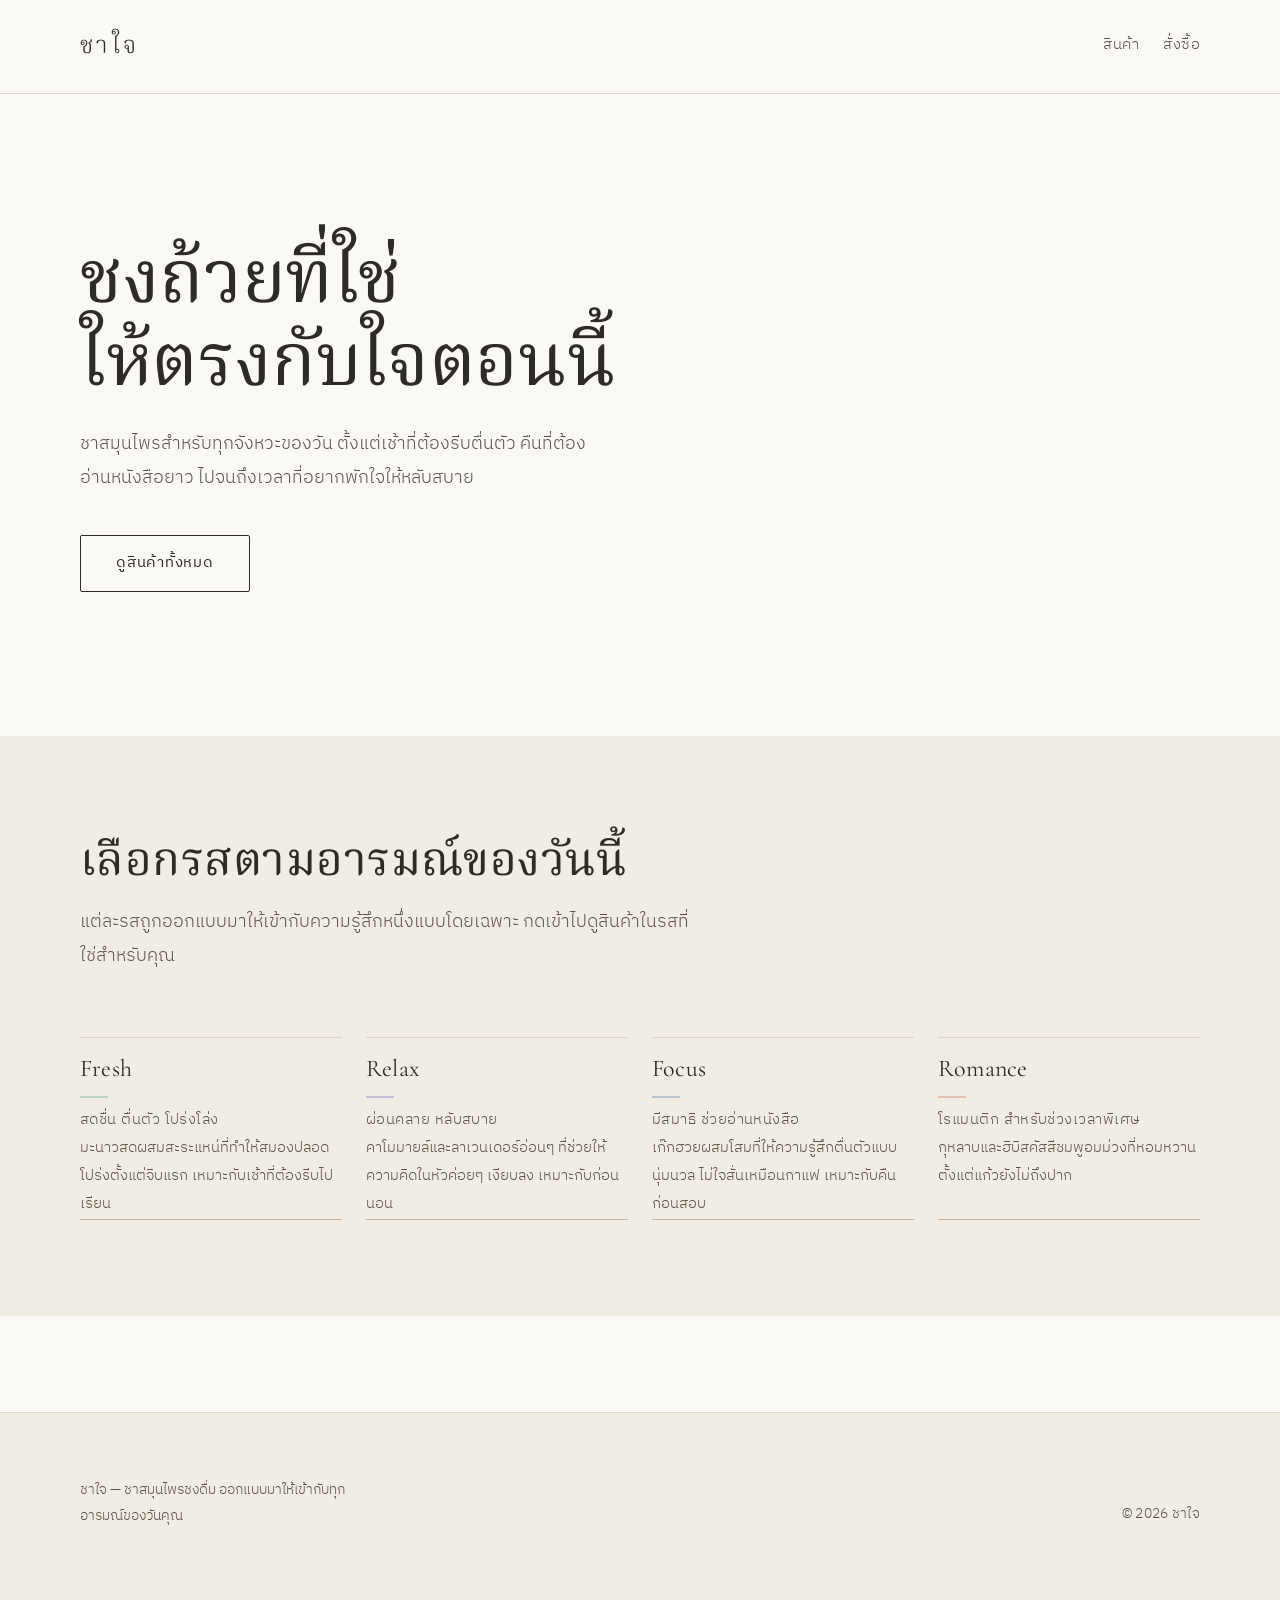
<file: index.html>
<!DOCTYPE html>
<html lang="th">
<head>
<meta charset="UTF-8">
<meta name="viewport" content="width=device-width, initial-scale=1.0">
<title>ชาใจ — ชาสมุนไพรตามอารมณ์</title>
<link rel="stylesheet" href="style.css">
</head>
<body>

<header class="site-header">
  <div class="shell site-header__inner">
    <a href="index.html" class="wordmark">ชาใจ</a>
    <nav class="nav">
      <a href="product.html">สินค้า</a>
      <a href="order.html">สั่งซื้อ</a>
    </nav>
  </div>
</header>

<main>

  <section class="hero">
    <div class="shell">
      <h1 class="hero__title">ชงถ้วยที่ใช่<br>ให้ตรงกับใจตอนนี้</h1>
      <p class="hero__text lede">
        ชาสมุนไพรสำหรับทุกจังหวะของวัน ตั้งแต่เช้าที่ต้องรีบตื่นตัว
        คืนที่ต้องอ่านหนังสือยาว ไปจนถึงเวลาที่อยากพักใจให้หลับสบาย
      </p>
      <div class="hero__actions">
        <a href="product.html" class="btn">ดูสินค้าทั้งหมด</a>
      </div>
    </div>
  </section>

  <section class="section--cream">
    <div class="shell">

      <div class="section-head">
        <h2>เลือกรสตามอารมณ์ของวันนี้</h2>
        <p class="lede">แต่ละรสถูกออกแบบมาให้เข้ากับความรู้สึกหนึ่งแบบโดยเฉพาะ กดเข้าไปดูสินค้าในรสที่ใช่สำหรับคุณ</p>
      </div>

      <div class="grid grid--4">

        <a href="product.html?mood=fresh" class="mood-card-link" data-mood="fresh">
          <div class="mood-card">
            <h3 class="mood-card__name">Fresh</h3>
            <p class="mood-card__th">สดชื่น ตื่นตัว โปร่งโล่ง</p>
            <p>มะนาวสดผสมสะระแหน่ที่ทำให้สมองปลอดโปร่งตั้งแต่จิบแรก เหมาะกับเช้าที่ต้องรีบไปเรียน</p>
          </div>
        </a>

        <a href="product.html?mood=relax" class="mood-card-link" data-mood="relax">
          <div class="mood-card">
            <h3 class="mood-card__name">Relax</h3>
            <p class="mood-card__th">ผ่อนคลาย หลับสบาย</p>
            <p>คาโมมายล์และลาเวนเดอร์อ่อนๆ ที่ช่วยให้ความคิดในหัวค่อยๆ เงียบลง เหมาะกับก่อนนอน</p>
          </div>
        </a>

        <a href="product.html?mood=focus" class="mood-card-link" data-mood="focus">
          <div class="mood-card">
            <h3 class="mood-card__name">Focus</h3>
            <p class="mood-card__th">มีสมาธิ ช่วยอ่านหนังสือ</p>
            <p>เก๊กฮวยผสมโสมที่ให้ความรู้สึกตื่นตัวแบบนุ่มนวล ไม่ใจสั่นเหมือนกาแฟ เหมาะกับคืนก่อนสอบ</p>
          </div>
        </a>

        <a href="product.html?mood=romance" class="mood-card-link" data-mood="romance">
          <div class="mood-card">
            <h3 class="mood-card__name">Romance</h3>
            <p class="mood-card__th">โรแมนติก สำหรับช่วงเวลาพิเศษ</p>
            <p>กุหลาบและฮิบิสคัสสีชมพูอมม่วงที่หอมหวานตั้งแต่แก้วยังไม่ถึงปาก</p>
          </div>
        </a>

      </div>
    </div>
  </section>

</main>

<footer class="site-footer">
  <div class="shell site-footer__inner">
    <p>ชาใจ — ชาสมุนไพรชงดื่ม ออกแบบมาให้เข้ากับทุกอารมณ์ของวันคุณ</p>
    <p class="note">© 2026 ชาใจ</p>
  </div>
</footer>

<script src="script.js"></script>

</body>
</html>
</file>
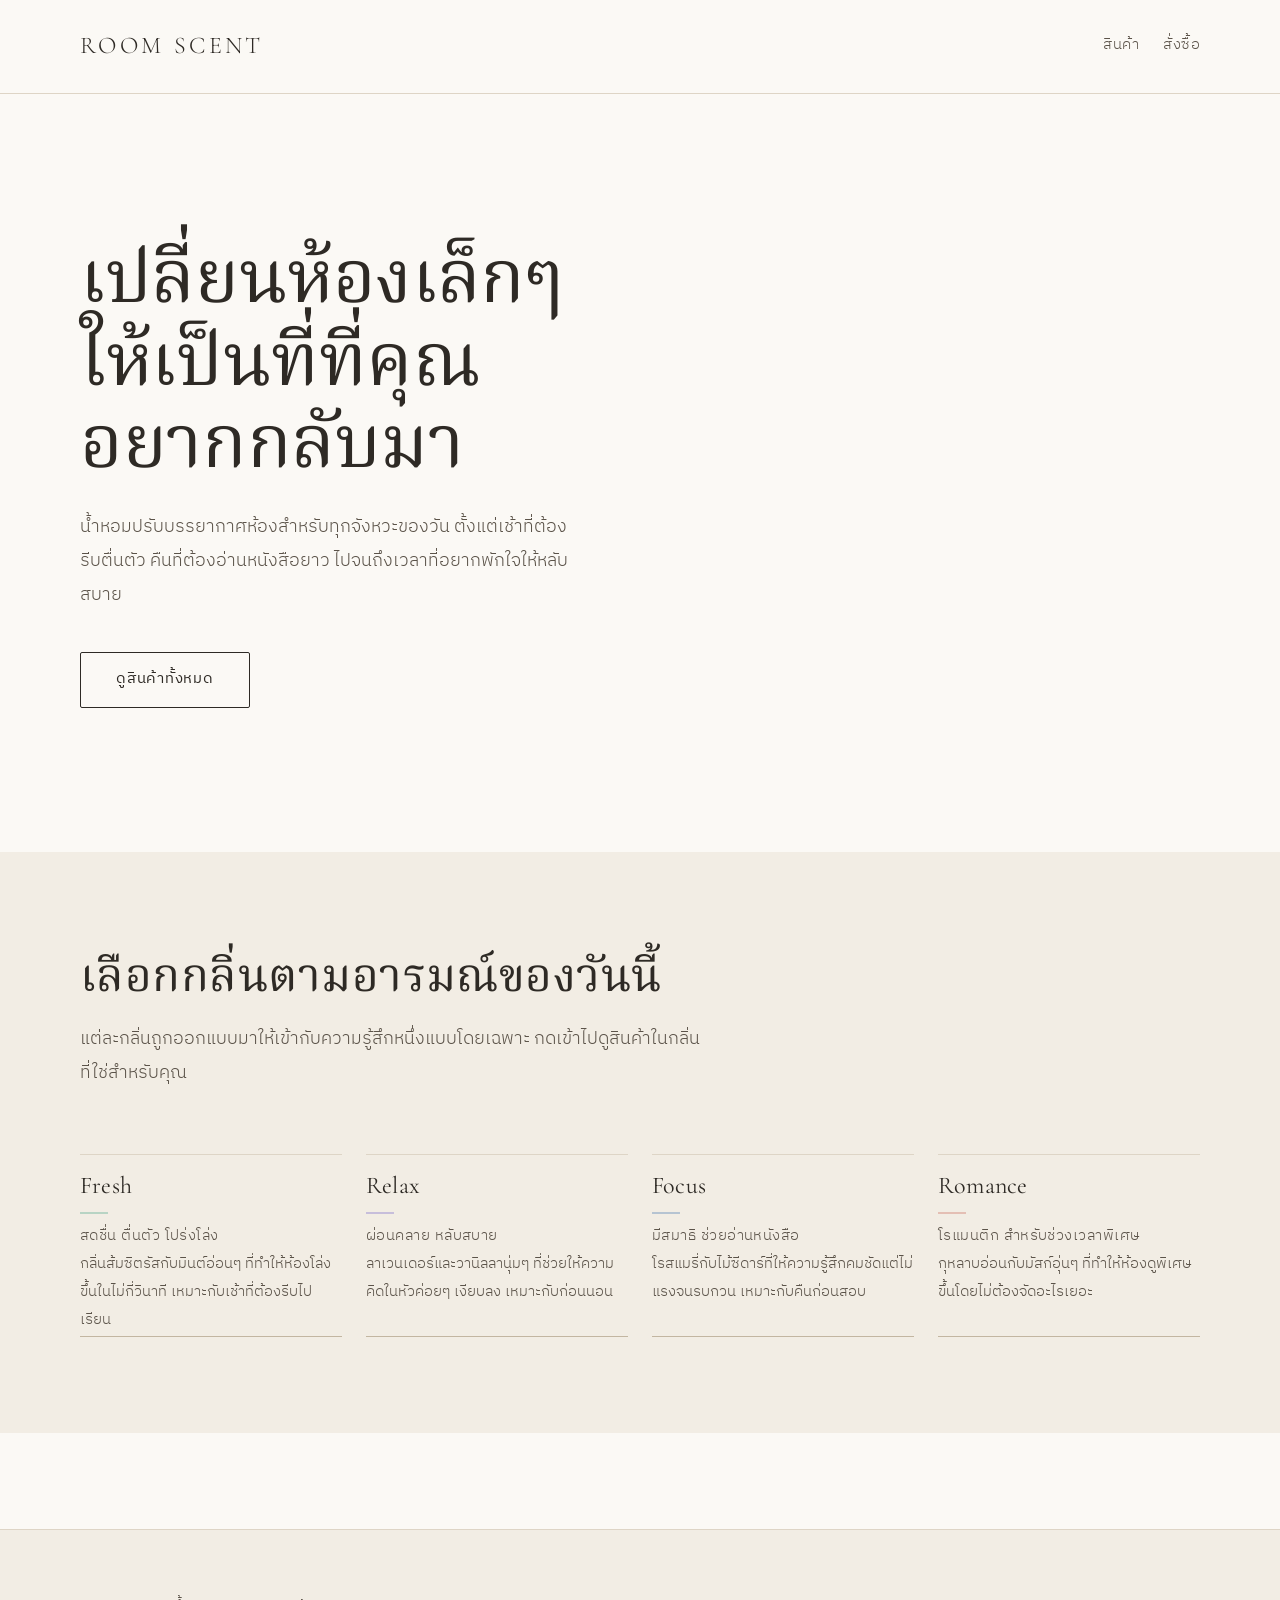
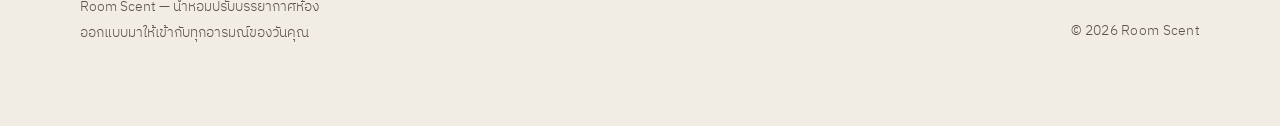
<file: landing-page/index.html>
<!DOCTYPE html>
<html lang="th">
<head>
<meta charset="UTF-8">
<meta name="viewport" content="width=device-width, initial-scale=1.0">
<title>Room Scent — น้ำหอมปรับบรรยากาศห้อง</title>
<link rel="stylesheet" href="style.css">
</head>
<body>

<header class="site-header">
  <div class="shell site-header__inner">
    <a href="index.html" class="wordmark">ROOM SCENT</a>
    <nav class="nav">
      <a href="product.html">สินค้า</a>
      <a href="order.html">สั่งซื้อ</a>
    </nav>
  </div>
</header>

<main>

  <section class="hero">
    <div class="shell">
      <h1 class="hero__title">เปลี่ยนห้องเล็กๆ<br>ให้เป็นที่ที่คุณอยากกลับมา</h1>
      <p class="hero__text lede">
        น้ำหอมปรับบรรยากาศห้องสำหรับทุกจังหวะของวัน ตั้งแต่เช้าที่ต้องรีบตื่นตัว
        คืนที่ต้องอ่านหนังสือยาว ไปจนถึงเวลาที่อยากพักใจให้หลับสบาย
      </p>
      <div class="hero__actions">
        <a href="product.html" class="btn">ดูสินค้าทั้งหมด</a>
      </div>
    </div>
  </section>

  <section class="section--cream">
    <div class="shell">

      <div class="section-head">
        <h2>เลือกกลิ่นตามอารมณ์ของวันนี้</h2>
        <p class="lede">แต่ละกลิ่นถูกออกแบบมาให้เข้ากับความรู้สึกหนึ่งแบบโดยเฉพาะ กดเข้าไปดูสินค้าในกลิ่นที่ใช่สำหรับคุณ</p>
      </div>

      <div class="grid grid--4">

        <a href="product.html?mood=fresh" class="mood-card-link" data-mood="fresh">
          <div class="mood-card">
            <h3 class="mood-card__name">Fresh</h3>
            <p class="mood-card__th">สดชื่น ตื่นตัว โปร่งโล่ง</p>
            <p>กลิ่นส้มซิตรัสกับมินต์อ่อนๆ ที่ทำให้ห้องโล่งขึ้นในไม่กี่วินาที เหมาะกับเช้าที่ต้องรีบไปเรียน</p>
          </div>
        </a>

        <a href="product.html?mood=relax" class="mood-card-link" data-mood="relax">
          <div class="mood-card">
            <h3 class="mood-card__name">Relax</h3>
            <p class="mood-card__th">ผ่อนคลาย หลับสบาย</p>
            <p>ลาเวนเดอร์และวานิลลานุ่มๆ ที่ช่วยให้ความคิดในหัวค่อยๆ เงียบลง เหมาะกับก่อนนอน</p>
          </div>
        </a>

        <a href="product.html?mood=focus" class="mood-card-link" data-mood="focus">
          <div class="mood-card">
            <h3 class="mood-card__name">Focus</h3>
            <p class="mood-card__th">มีสมาธิ ช่วยอ่านหนังสือ</p>
            <p>โรสแมรี่กับไม้ซีดาร์ที่ให้ความรู้สึกคมชัดแต่ไม่แรงจนรบกวน เหมาะกับคืนก่อนสอบ</p>
          </div>
        </a>

        <a href="product.html?mood=romance" class="mood-card-link" data-mood="romance">
          <div class="mood-card">
            <h3 class="mood-card__name">Romance</h3>
            <p class="mood-card__th">โรแมนติก สำหรับช่วงเวลาพิเศษ</p>
            <p>กุหลาบอ่อนกับมัสก์อุ่นๆ ที่ทำให้ห้องดูพิเศษขึ้นโดยไม่ต้องจัดอะไรเยอะ</p>
          </div>
        </a>

      </div>
    </div>
  </section>

</main>

<footer class="site-footer">
  <div class="shell site-footer__inner">
    <p>Room Scent — น้ำหอมปรับบรรยากาศห้อง ออกแบบมาให้เข้ากับทุกอารมณ์ของวันคุณ</p>
    <p class="note">© 2026 Room Scent</p>
  </div>
</footer>

<script src="script.js"></script>

</body>
</html>
</file>
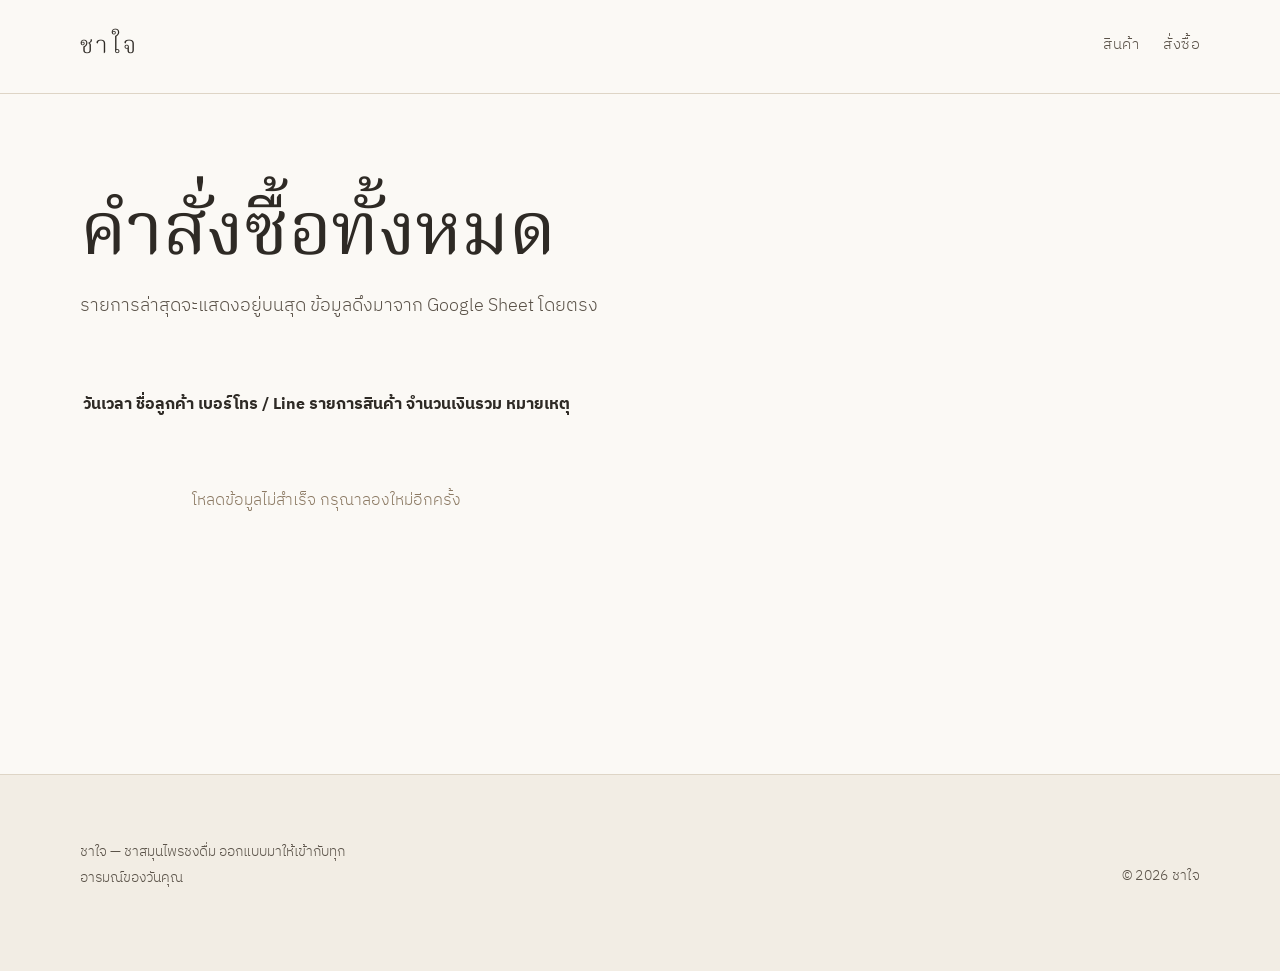
<file: admin.html>
<!DOCTYPE html>
<html lang="th">
<head>
<meta charset="UTF-8">
<meta name="viewport" content="width=device-width, initial-scale=1.0">
<title>คำสั่งซื้อทั้งหมด — ชาใจ</title>
<link rel="stylesheet" href="style.css">
</head>
<body>

<header class="site-header">
  <div class="shell site-header__inner">
    <a href="index.html" class="wordmark">ชาใจ</a>
    <nav class="nav">
      <a href="product.html">สินค้า</a>
      <a href="order.html">สั่งซื้อ</a>
    </nav>
  </div>
</header>

<main>
  <section class="section">
    <div class="shell">

      <div class="section-head">
        <h1>คำสั่งซื้อทั้งหมด</h1>
        <p class="lede">รายการล่าสุดจะแสดงอยู่บนสุด ข้อมูลดึงมาจาก Google Sheet โดยตรง</p>
      </div>

      <div class="table-wrap">
        <table id="ordersTable" class="data-table">
          <thead>
            <tr>
              <th scope="col">วันเวลา</th>
              <th scope="col">ชื่อลูกค้า</th>
              <th scope="col">เบอร์โทร / Line</th>
              <th scope="col">รายการสินค้า</th>
              <th scope="col">จำนวนเงินรวม</th>
              <th scope="col">หมายเหตุ</th>
            </tr>
          </thead>
          <tbody>
            <!-- แถวคำสั่งซื้อจะถูกเติมด้วย script.js -->
          </tbody>
        </table>
      </div>

    </div>
  </section>
</main>

<footer class="site-footer">
  <div class="shell site-footer__inner">
    <p>ชาใจ — ชาสมุนไพรชงดื่ม ออกแบบมาให้เข้ากับทุกอารมณ์ของวันคุณ</p>
    <p class="note">© 2026 ชาใจ</p>
  </div>
</footer>

<script src="script.js"></script>

</body>
</html>
</file>
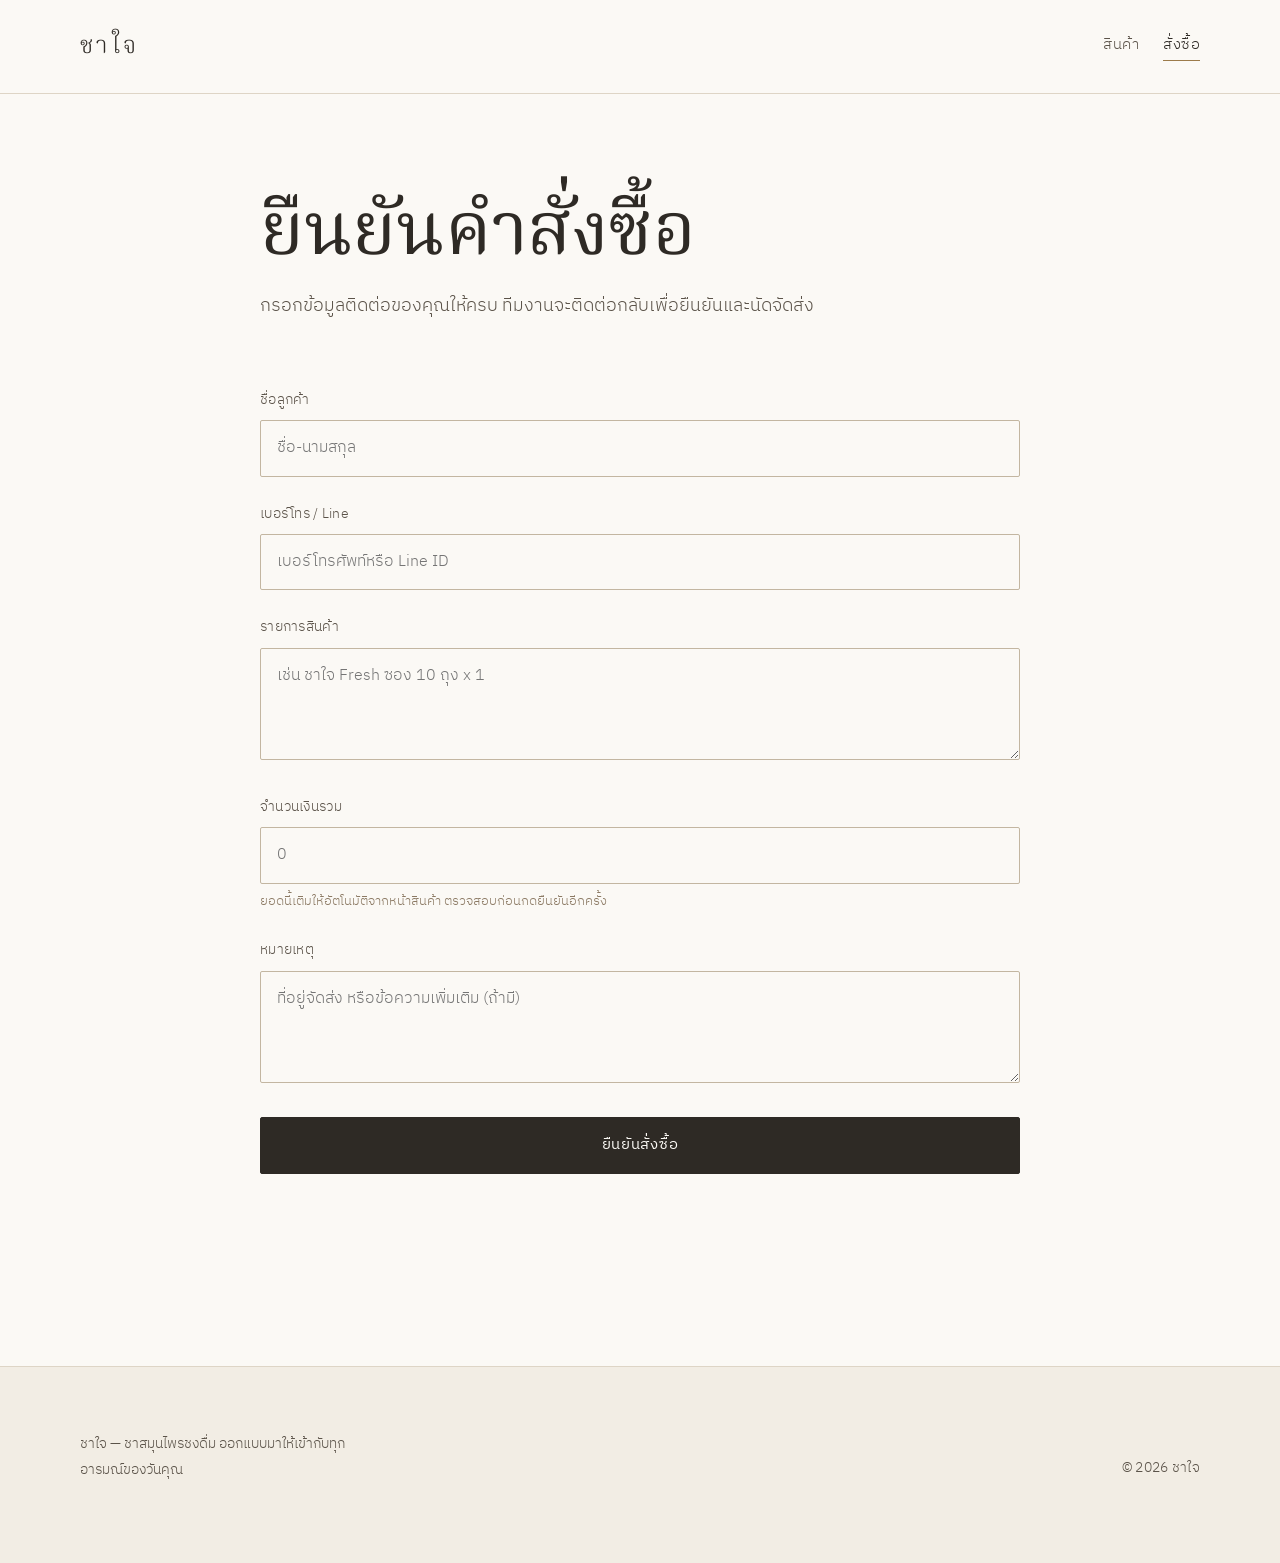
<file: order.html>
<!DOCTYPE html>
<html lang="th">
<head>
<meta charset="UTF-8">
<meta name="viewport" content="width=device-width, initial-scale=1.0">
<title>สั่งซื้อ — ชาใจ</title>
<link rel="stylesheet" href="style.css">
</head>
<body>

<header class="site-header">
  <div class="shell site-header__inner">
    <a href="index.html" class="wordmark">ชาใจ</a>
    <nav class="nav">
      <a href="product.html">สินค้า</a>
      <a href="order.html" aria-current="page">สั่งซื้อ</a>
    </nav>
  </div>
</header>

<main>
  <section class="section">
    <div class="shell shell--narrow">

      <div class="section-head">
        <h1>ยืนยันคำสั่งซื้อ</h1>
        <p class="lede">กรอกข้อมูลติดต่อของคุณให้ครบ ทีมงานจะติดต่อกลับเพื่อยืนยันและนัดจัดส่ง</p>
      </div>

      <form id="orderForm" novalidate>

        <div class="field">
          <label for="customerName">ชื่อลูกค้า</label>
          <input type="text" id="customerName" name="customerName" placeholder="ชื่อ-นามสกุล" required>
        </div>

        <div class="field">
          <label for="contact">เบอร์โทร / Line</label>
          <input type="text" id="contact" name="contact" placeholder="เบอร์โทรศัพท์หรือ Line ID" required>
        </div>

        <div class="field">
          <label for="items">รายการสินค้า</label>
          <textarea id="items" name="items" placeholder="เช่น ชาใจ Fresh ซอง 10 ถุง x 1" required></textarea>
        </div>

        <div class="field">
          <label for="total">จำนวนเงินรวม</label>
          <input type="text" id="total" name="total" inputmode="decimal" placeholder="0" required>
          <p class="field__hint">ยอดนี้เติมให้อัตโนมัติจากหน้าสินค้า ตรวจสอบก่อนกดยืนยันอีกครั้ง</p>
        </div>

        <div class="field">
          <label for="note">หมายเหตุ</label>
          <textarea id="note" name="note" placeholder="ที่อยู่จัดส่ง หรือข้อความเพิ่มเติม (ถ้ามี)"></textarea>
        </div>

        <button type="submit" class="btn btn--solid btn--full">ยืนยันสั่งซื้อ</button>

      </form>

    </div>
  </section>
</main>

<footer class="site-footer">
  <div class="shell site-footer__inner">
    <p>ชาใจ — ชาสมุนไพรชงดื่ม ออกแบบมาให้เข้ากับทุกอารมณ์ของวันคุณ</p>
    <p class="note">© 2026 ชาใจ</p>
  </div>
</footer>

<script src="script.js"></script>

</body>
</html>
</file>
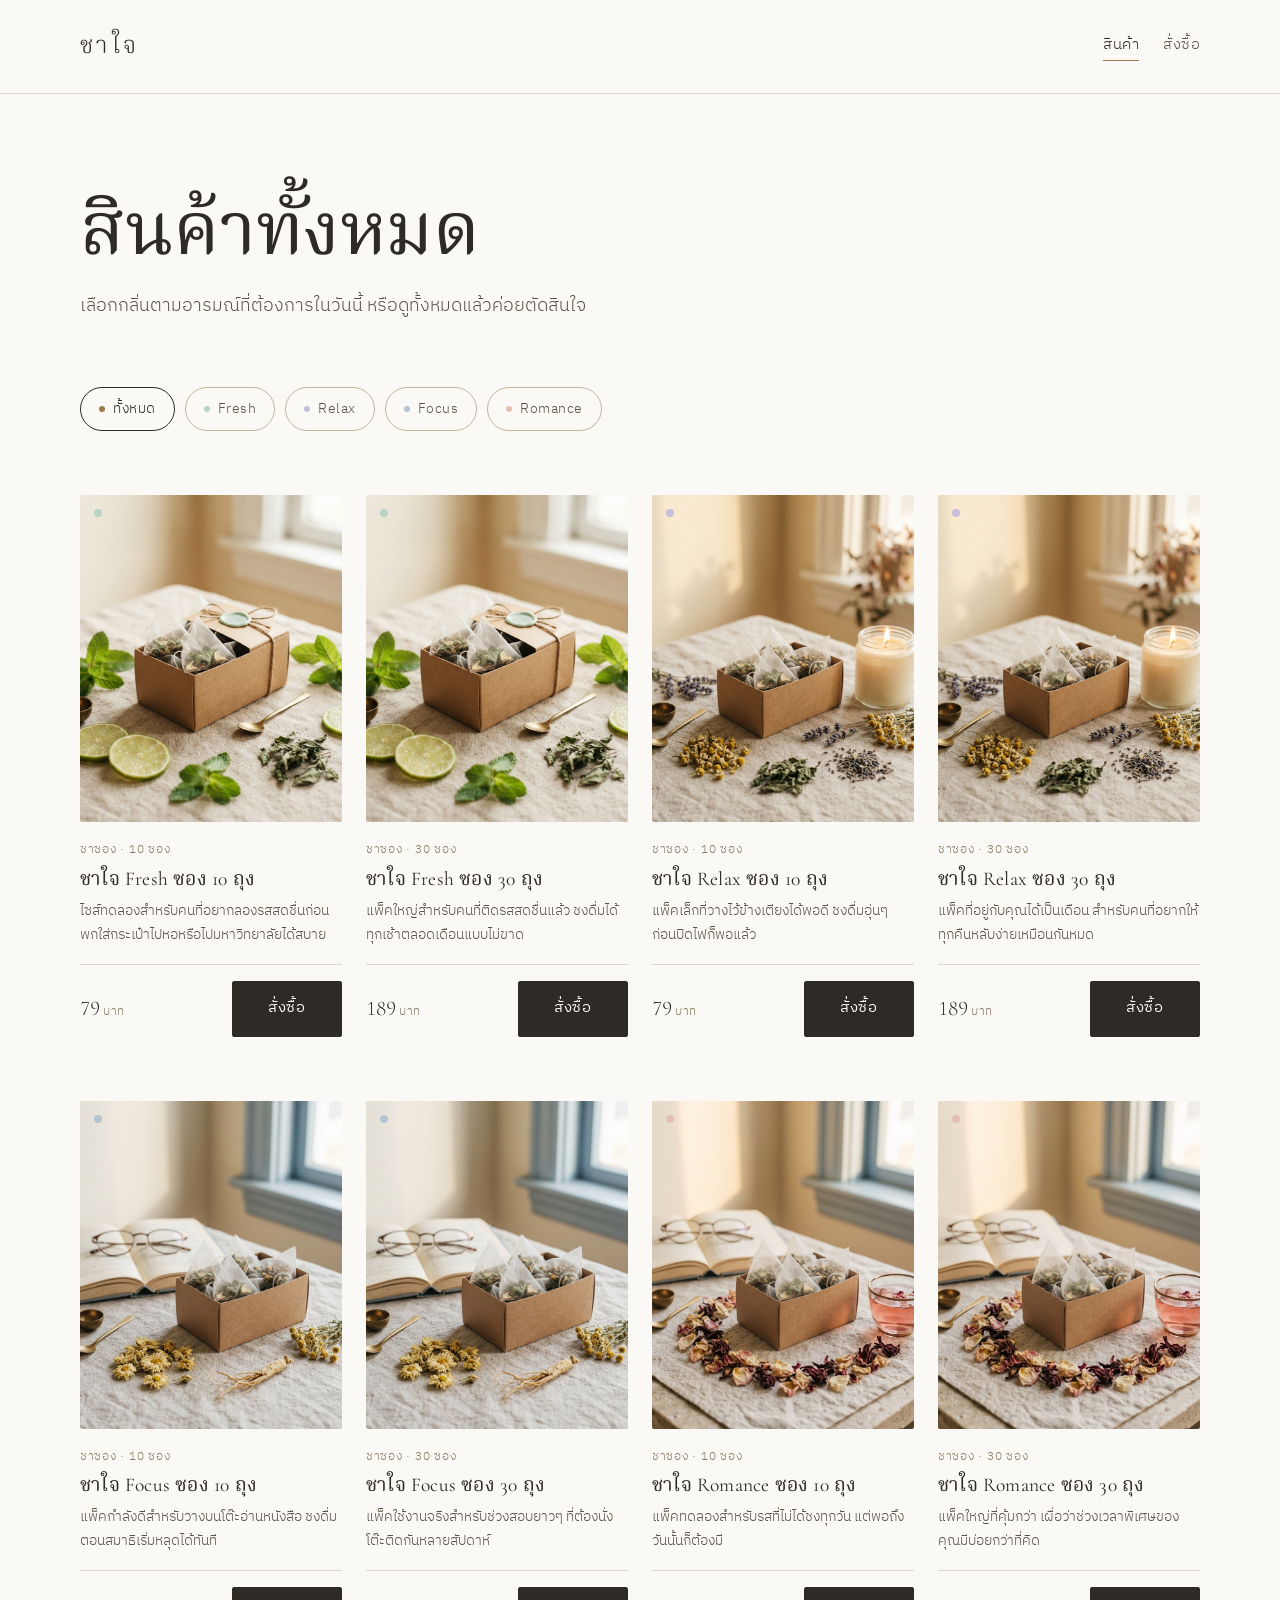
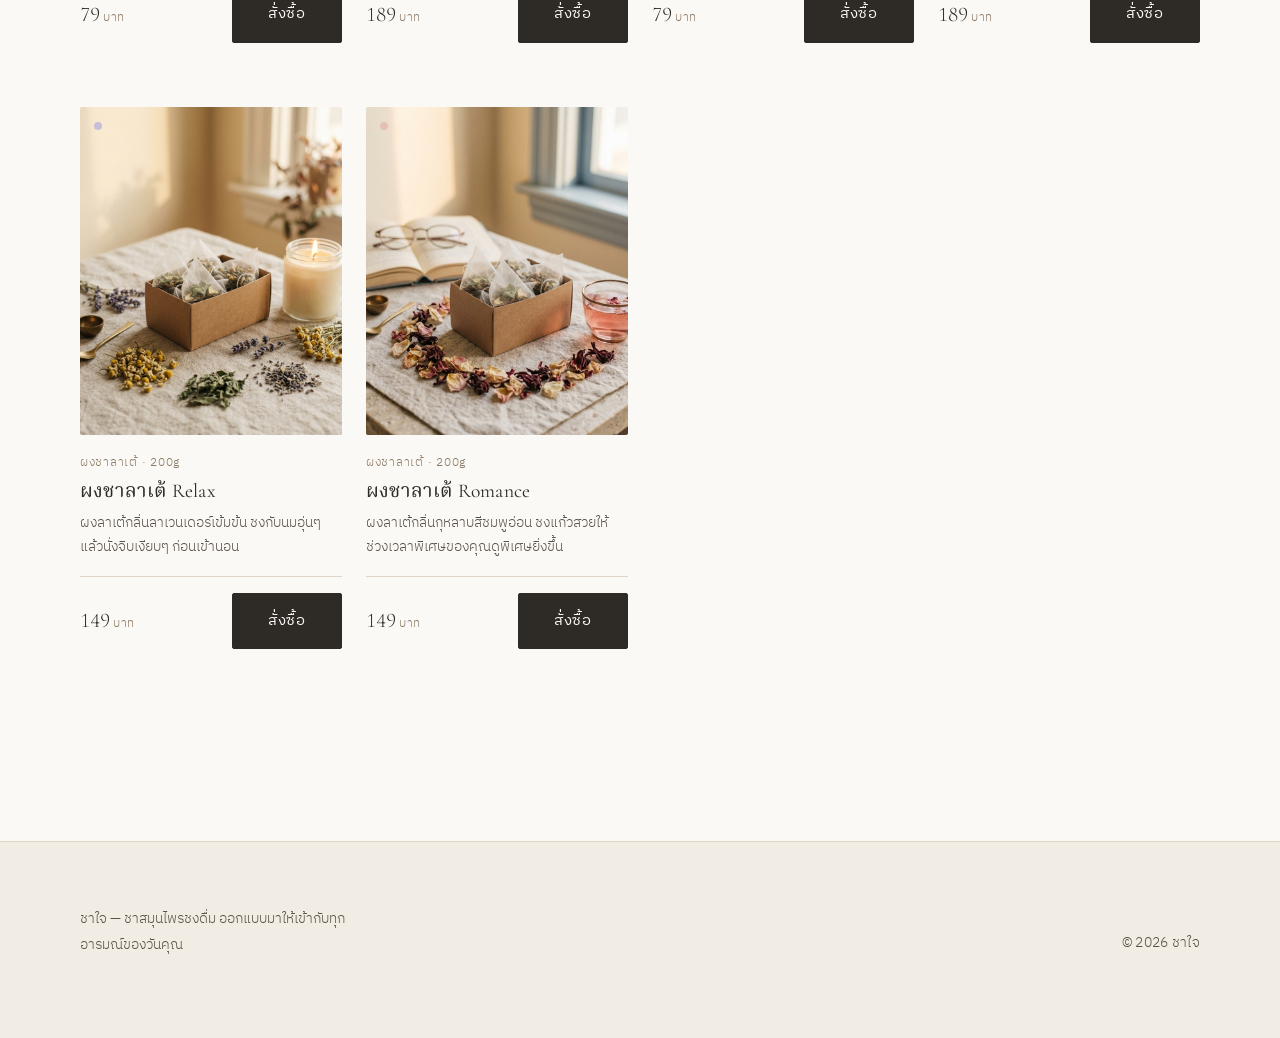
<file: product.html>
<!DOCTYPE html>
<html lang="th">
<head>
<meta charset="UTF-8">
<meta name="viewport" content="width=device-width, initial-scale=1.0">
<title>สินค้าทั้งหมด — ชาใจ</title>
<link rel="stylesheet" href="style.css">
</head>
<body>

<header class="site-header">
  <div class="shell site-header__inner">
    <a href="index.html" class="wordmark">ชาใจ</a>
    <nav class="nav">
      <a href="product.html" aria-current="page">สินค้า</a>
      <a href="order.html">สั่งซื้อ</a>
    </nav>
  </div>
</header>

<main>
  <section class="section">
    <div class="shell">

      <div class="section-head">
        <h1>สินค้าทั้งหมด</h1>
        <p class="lede">เลือกกลิ่นตามอารมณ์ที่ต้องการในวันนี้ หรือดูทั้งหมดแล้วค่อยตัดสินใจ</p>
      </div>

      <div class="filters" id="filter-bar">
        <button type="button" class="filter is-active" data-mood="all" aria-pressed="true">ทั้งหมด</button>
        <button type="button" class="filter" data-mood="fresh" aria-pressed="false">Fresh</button>
        <button type="button" class="filter" data-mood="relax" aria-pressed="false">Relax</button>
        <button type="button" class="filter" data-mood="focus" aria-pressed="false">Focus</button>
        <button type="button" class="filter" data-mood="romance" aria-pressed="false">Romance</button>
      </div>

      <div class="grid grid--products" id="product-list">
        <!-- การ์ดสินค้าจะถูกเติมด้วย JavaScript -->
      </div>

      <p class="empty hide" id="empty-state">ยังไม่มีสินค้าในกลิ่นนี้</p>

    </div>
  </section>
</main>

<footer class="site-footer">
  <div class="shell site-footer__inner">
    <p>ชาใจ — ชาสมุนไพรชงดื่ม ออกแบบมาให้เข้ากับทุกอารมณ์ของวันคุณ</p>
    <p class="note">© 2026 ชาใจ</p>
  </div>
</footer>

<script src="script.js"></script>

</body>
</html>
</file>
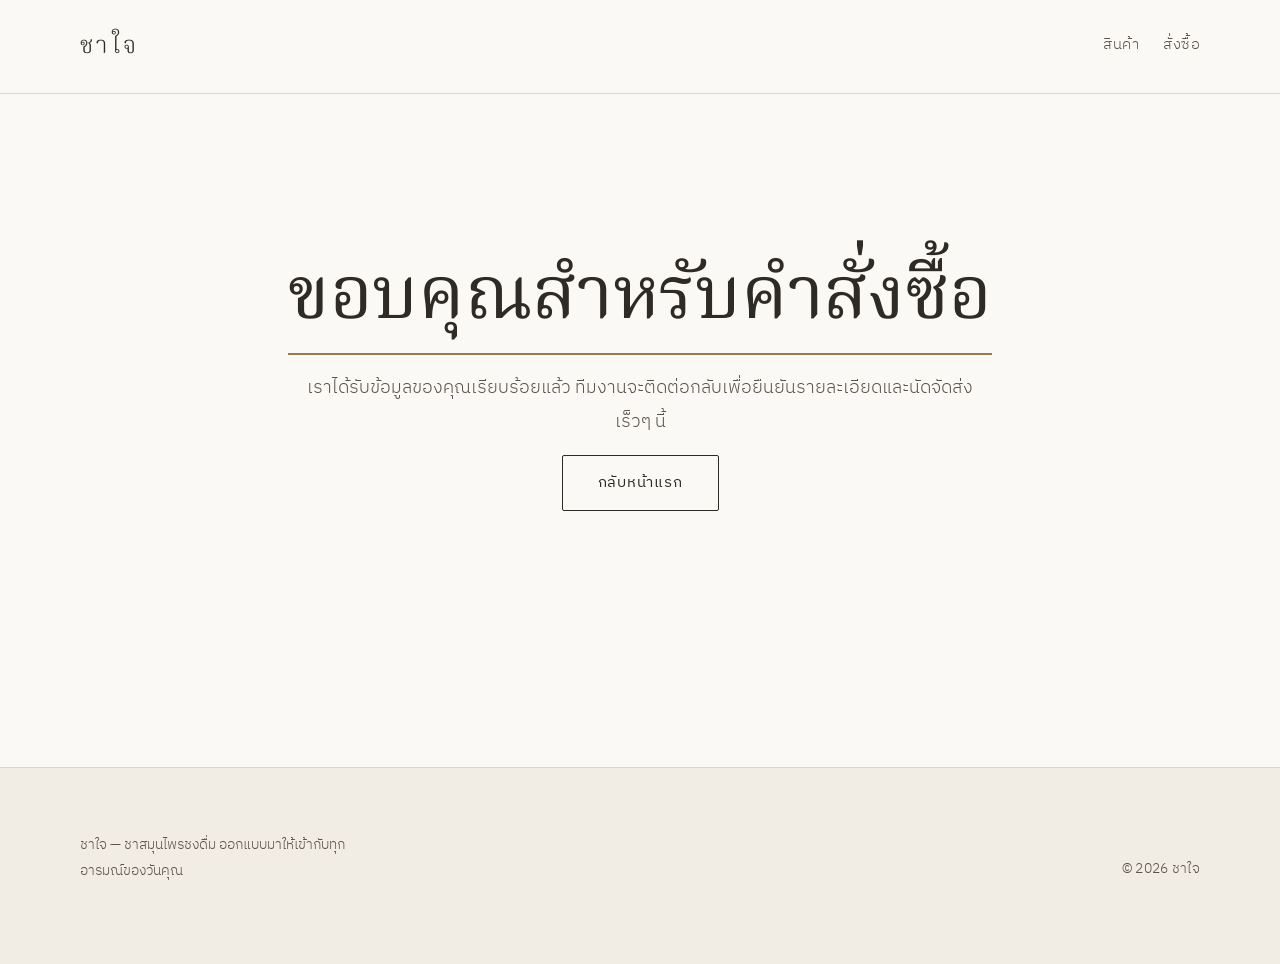
<file: thankyou.html>
<!DOCTYPE html>
<html lang="th">
<head>
<meta charset="UTF-8">
<meta name="viewport" content="width=device-width, initial-scale=1.0">
<title>ขอบคุณสำหรับคำสั่งซื้อ — ชาใจ</title>
<link rel="stylesheet" href="style.css">
</head>
<body>

<header class="site-header">
  <div class="shell site-header__inner">
    <a href="index.html" class="wordmark">ชาใจ</a>
    <nav class="nav">
      <a href="product.html">สินค้า</a>
      <a href="order.html">สั่งซื้อ</a>
    </nav>
  </div>
</header>

<main>
  <section class="section--tall">
    <div class="shell shell--narrow center">
      <h1 class="mood-underline">ขอบคุณสำหรับคำสั่งซื้อ</h1>
      <p class="lede">เราได้รับข้อมูลของคุณเรียบร้อยแล้ว ทีมงานจะติดต่อกลับเพื่อยืนยันรายละเอียดและนัดจัดส่งเร็วๆ นี้</p>
      <div class="hero__actions" style="justify-content: center;">
        <a href="index.html" class="btn">กลับหน้าแรก</a>
      </div>
    </div>
  </section>
</main>

<footer class="site-footer">
  <div class="shell site-footer__inner">
    <p>ชาใจ — ชาสมุนไพรชงดื่ม ออกแบบมาให้เข้ากับทุกอารมณ์ของวันคุณ</p>
    <p class="note">© 2026 ชาใจ</p>
  </div>
</footer>

<script src="script.js"></script>

</body>
</html>
</file>
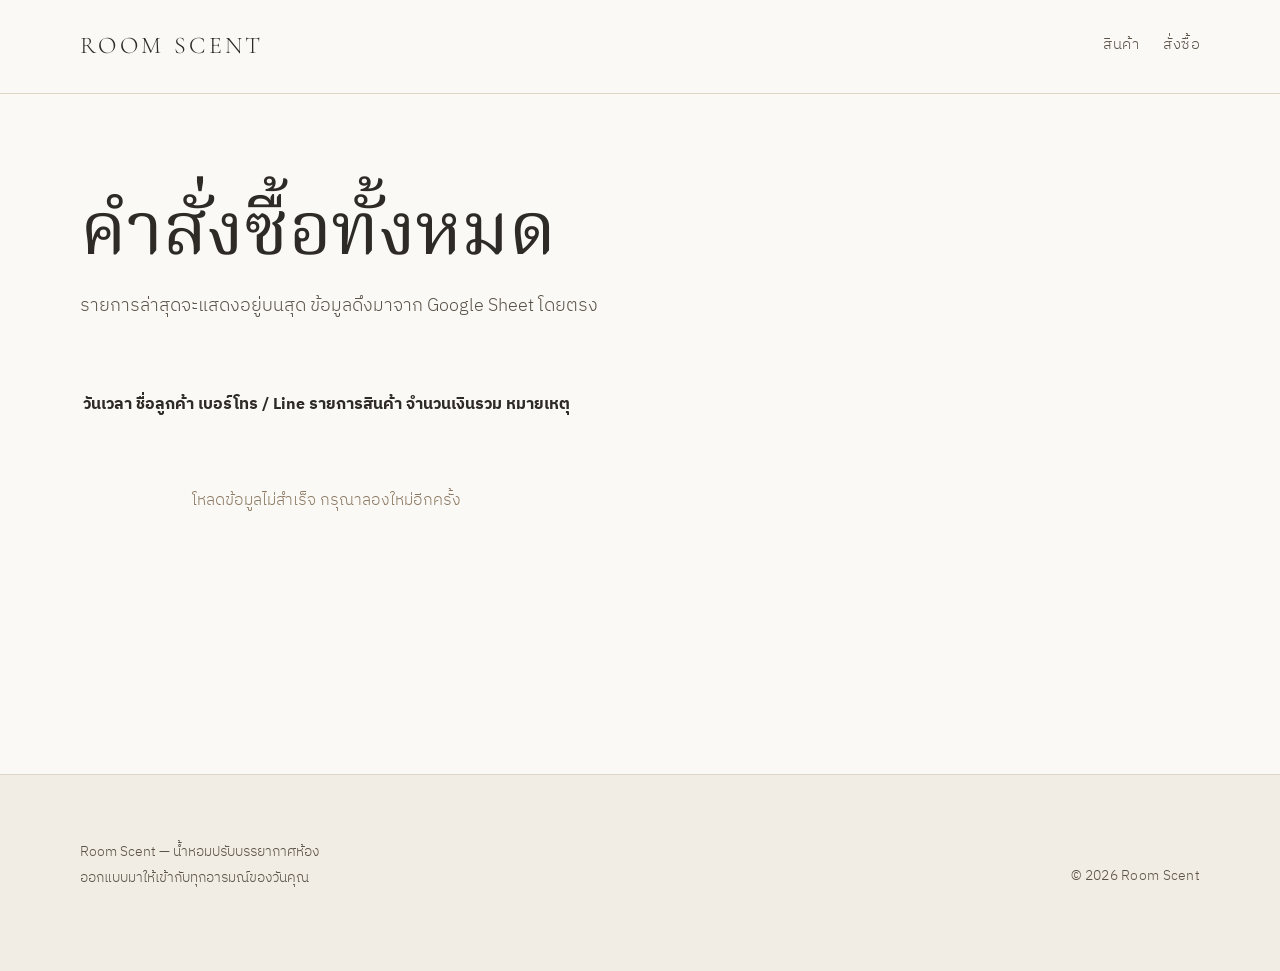
<file: landing-page/admin.html>
<!DOCTYPE html>
<html lang="th">
<head>
<meta charset="UTF-8">
<meta name="viewport" content="width=device-width, initial-scale=1.0">
<title>คำสั่งซื้อทั้งหมด — Room Scent</title>
<link rel="stylesheet" href="style.css">
</head>
<body>

<header class="site-header">
  <div class="shell site-header__inner">
    <a href="index.html" class="wordmark">ROOM SCENT</a>
    <nav class="nav">
      <a href="product.html">สินค้า</a>
      <a href="order.html">สั่งซื้อ</a>
    </nav>
  </div>
</header>

<main>
  <section class="section">
    <div class="shell">

      <div class="section-head">
        <h1>คำสั่งซื้อทั้งหมด</h1>
        <p class="lede">รายการล่าสุดจะแสดงอยู่บนสุด ข้อมูลดึงมาจาก Google Sheet โดยตรง</p>
      </div>

      <div class="table-wrap">
        <table id="ordersTable" class="data-table">
          <thead>
            <tr>
              <th scope="col">วันเวลา</th>
              <th scope="col">ชื่อลูกค้า</th>
              <th scope="col">เบอร์โทร / Line</th>
              <th scope="col">รายการสินค้า</th>
              <th scope="col">จำนวนเงินรวม</th>
              <th scope="col">หมายเหตุ</th>
            </tr>
          </thead>
          <tbody>
            <!-- แถวคำสั่งซื้อจะถูกเติมด้วย script.js -->
          </tbody>
        </table>
      </div>

    </div>
  </section>
</main>

<footer class="site-footer">
  <div class="shell site-footer__inner">
    <p>Room Scent — น้ำหอมปรับบรรยากาศห้อง ออกแบบมาให้เข้ากับทุกอารมณ์ของวันคุณ</p>
    <p class="note">© 2026 Room Scent</p>
  </div>
</footer>

<script src="script.js"></script>

</body>
</html>
</file>
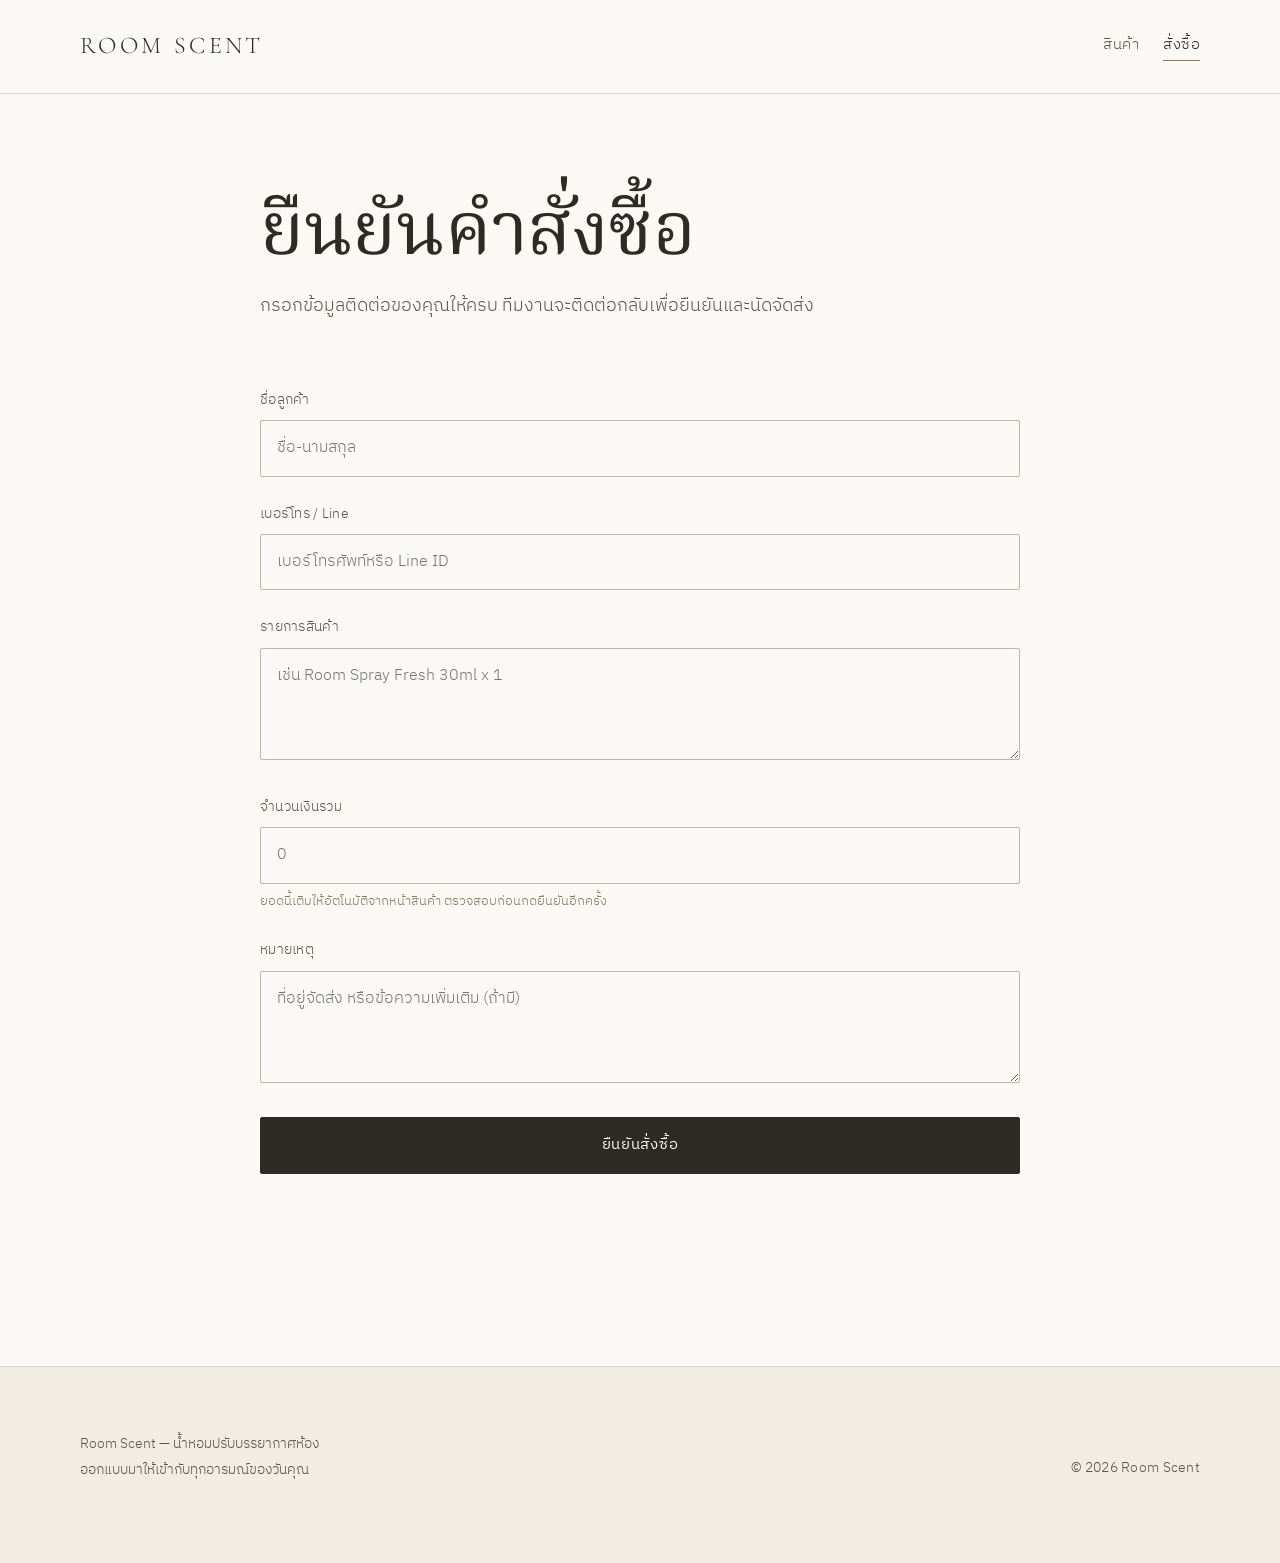
<file: landing-page/order.html>
<!DOCTYPE html>
<html lang="th">
<head>
<meta charset="UTF-8">
<meta name="viewport" content="width=device-width, initial-scale=1.0">
<title>สั่งซื้อ — Room Scent</title>
<link rel="stylesheet" href="style.css">
</head>
<body>

<header class="site-header">
  <div class="shell site-header__inner">
    <a href="index.html" class="wordmark">ROOM SCENT</a>
    <nav class="nav">
      <a href="product.html">สินค้า</a>
      <a href="order.html" aria-current="page">สั่งซื้อ</a>
    </nav>
  </div>
</header>

<main>
  <section class="section">
    <div class="shell shell--narrow">

      <div class="section-head">
        <h1>ยืนยันคำสั่งซื้อ</h1>
        <p class="lede">กรอกข้อมูลติดต่อของคุณให้ครบ ทีมงานจะติดต่อกลับเพื่อยืนยันและนัดจัดส่ง</p>
      </div>

      <form id="orderForm" novalidate>

        <div class="field">
          <label for="customerName">ชื่อลูกค้า</label>
          <input type="text" id="customerName" name="customerName" placeholder="ชื่อ-นามสกุล" required>
        </div>

        <div class="field">
          <label for="contact">เบอร์โทร / Line</label>
          <input type="text" id="contact" name="contact" placeholder="เบอร์โทรศัพท์หรือ Line ID" required>
        </div>

        <div class="field">
          <label for="items">รายการสินค้า</label>
          <textarea id="items" name="items" placeholder="เช่น Room Spray Fresh 30ml x 1" required></textarea>
        </div>

        <div class="field">
          <label for="total">จำนวนเงินรวม</label>
          <input type="text" id="total" name="total" inputmode="decimal" placeholder="0" required>
          <p class="field__hint">ยอดนี้เติมให้อัตโนมัติจากหน้าสินค้า ตรวจสอบก่อนกดยืนยันอีกครั้ง</p>
        </div>

        <div class="field">
          <label for="note">หมายเหตุ</label>
          <textarea id="note" name="note" placeholder="ที่อยู่จัดส่ง หรือข้อความเพิ่มเติม (ถ้ามี)"></textarea>
        </div>

        <button type="submit" class="btn btn--solid btn--full">ยืนยันสั่งซื้อ</button>

      </form>

    </div>
  </section>
</main>

<footer class="site-footer">
  <div class="shell site-footer__inner">
    <p>Room Scent — น้ำหอมปรับบรรยากาศห้อง ออกแบบมาให้เข้ากับทุกอารมณ์ของวันคุณ</p>
    <p class="note">© 2026 Room Scent</p>
  </div>
</footer>

<script src="script.js"></script>

</body>
</html>
</file>
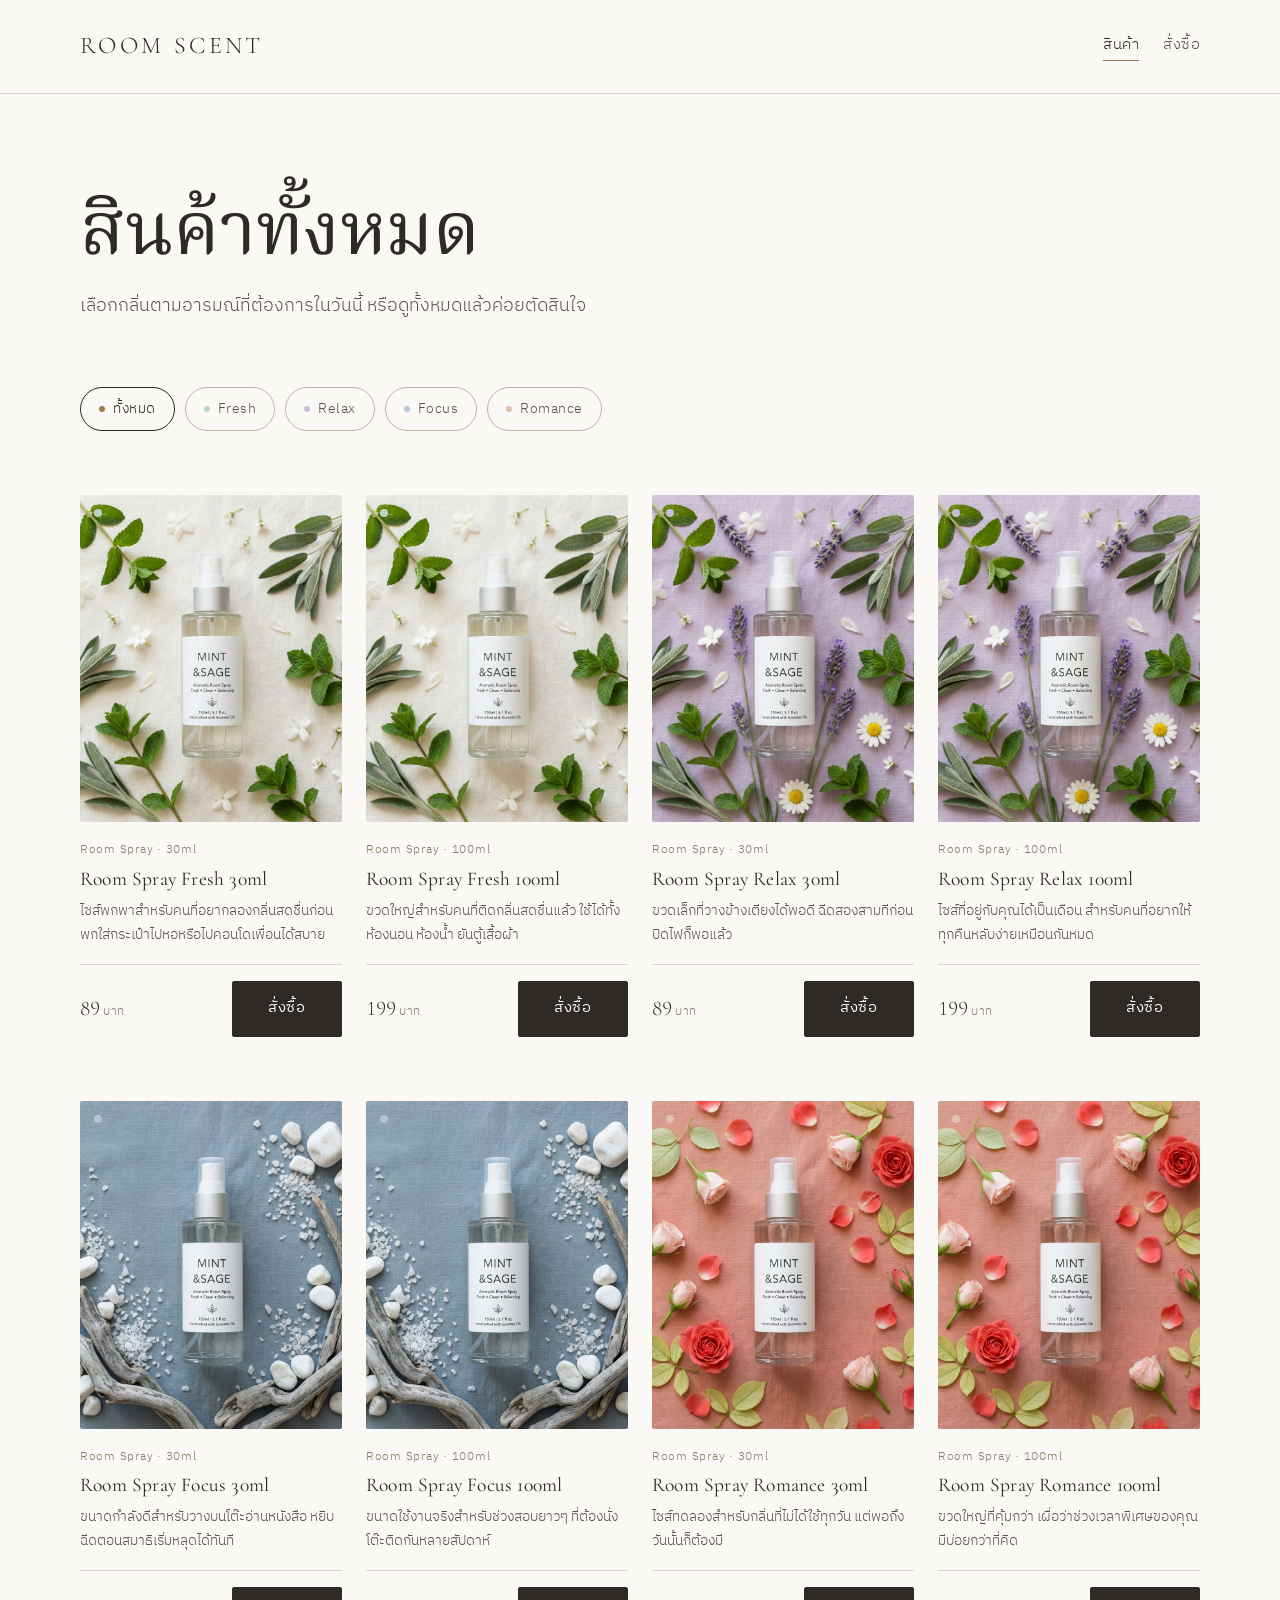
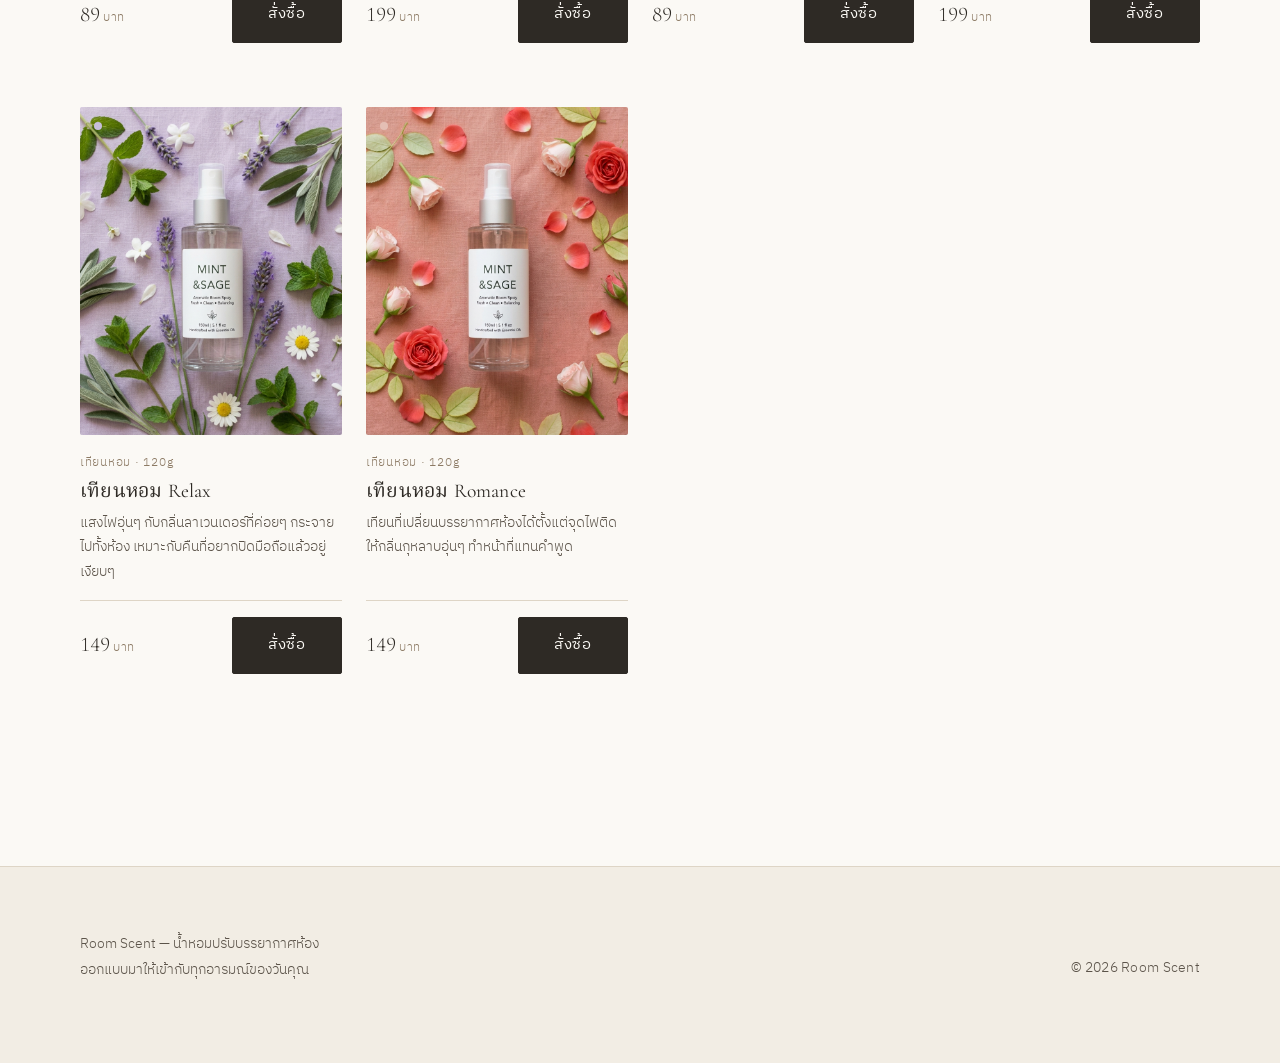
<file: landing-page/product.html>
<!DOCTYPE html>
<html lang="th">
<head>
<meta charset="UTF-8">
<meta name="viewport" content="width=device-width, initial-scale=1.0">
<title>สินค้าทั้งหมด — Room Scent</title>
<link rel="stylesheet" href="style.css">
</head>
<body>

<header class="site-header">
  <div class="shell site-header__inner">
    <a href="index.html" class="wordmark">ROOM SCENT</a>
    <nav class="nav">
      <a href="product.html" aria-current="page">สินค้า</a>
      <a href="order.html">สั่งซื้อ</a>
    </nav>
  </div>
</header>

<main>
  <section class="section">
    <div class="shell">

      <div class="section-head">
        <h1>สินค้าทั้งหมด</h1>
        <p class="lede">เลือกกลิ่นตามอารมณ์ที่ต้องการในวันนี้ หรือดูทั้งหมดแล้วค่อยตัดสินใจ</p>
      </div>

      <div class="filters" id="filter-bar">
        <button type="button" class="filter is-active" data-mood="all" aria-pressed="true">ทั้งหมด</button>
        <button type="button" class="filter" data-mood="fresh" aria-pressed="false">Fresh</button>
        <button type="button" class="filter" data-mood="relax" aria-pressed="false">Relax</button>
        <button type="button" class="filter" data-mood="focus" aria-pressed="false">Focus</button>
        <button type="button" class="filter" data-mood="romance" aria-pressed="false">Romance</button>
      </div>

      <div class="grid grid--products" id="product-list">
        <!-- การ์ดสินค้าจะถูกเติมด้วย JavaScript -->
      </div>

      <p class="empty hide" id="empty-state">ยังไม่มีสินค้าในกลิ่นนี้</p>

    </div>
  </section>
</main>

<footer class="site-footer">
  <div class="shell site-footer__inner">
    <p>Room Scent — น้ำหอมปรับบรรยากาศห้อง ออกแบบมาให้เข้ากับทุกอารมณ์ของวันคุณ</p>
    <p class="note">© 2026 Room Scent</p>
  </div>
</footer>

<script src="script.js"></script>

</body>
</html>
</file>
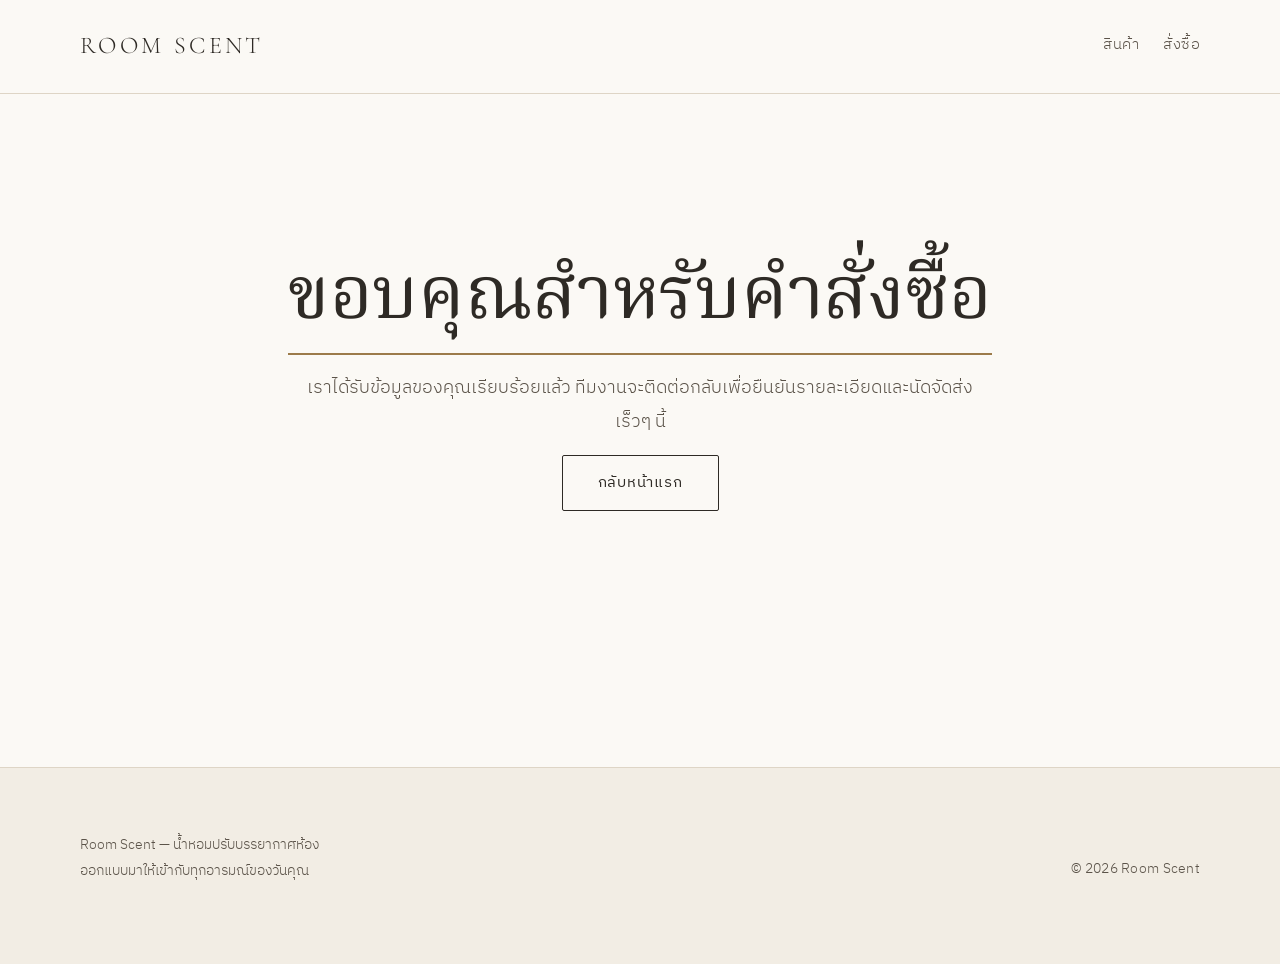
<file: landing-page/thankyou.html>
<!DOCTYPE html>
<html lang="th">
<head>
<meta charset="UTF-8">
<meta name="viewport" content="width=device-width, initial-scale=1.0">
<title>ขอบคุณสำหรับคำสั่งซื้อ — Room Scent</title>
<link rel="stylesheet" href="style.css">
</head>
<body>

<header class="site-header">
  <div class="shell site-header__inner">
    <a href="index.html" class="wordmark">ROOM SCENT</a>
    <nav class="nav">
      <a href="product.html">สินค้า</a>
      <a href="order.html">สั่งซื้อ</a>
    </nav>
  </div>
</header>

<main>
  <section class="section--tall">
    <div class="shell shell--narrow center">
      <h1 class="mood-underline">ขอบคุณสำหรับคำสั่งซื้อ</h1>
      <p class="lede">เราได้รับข้อมูลของคุณเรียบร้อยแล้ว ทีมงานจะติดต่อกลับเพื่อยืนยันรายละเอียดและนัดจัดส่งเร็วๆ นี้</p>
      <div class="hero__actions" style="justify-content: center;">
        <a href="index.html" class="btn">กลับหน้าแรก</a>
      </div>
    </div>
  </section>
</main>

<footer class="site-footer">
  <div class="shell site-footer__inner">
    <p>Room Scent — น้ำหอมปรับบรรยากาศห้อง ออกแบบมาให้เข้ากับทุกอารมณ์ของวันคุณ</p>
    <p class="note">© 2026 Room Scent</p>
  </div>
</footer>

<script src="script.js"></script>

</body>
</html>
</file>
<file: style.css>
@import url('https://fonts.googleapis.com/css2?family=Cormorant+Garamond:ital,wght@0,300;0,400;0,500;1,400&family=IBM+Plex+Sans+Thai:wght@300;400;500;600&family=Noto+Serif+Thai:wght@300;400;500&display=swap');

/* ============================================================
   Room Scent — ธีมกลาง ใช้ร่วมกันทุกหน้า
   ============================================================ */

/* ---------- 1. Design tokens ---------- */
:root {
  /* พื้นหลังและกระดาษ */
  --paper: #FBF9F5;
  --cream: #F2EDE4;
  --cream-deep: #E8E0D2;

  /* ตัวอักษร */
  --ink: #2E2A25;
  --ink-soft: #5B5349;
  --ink-mute: #8C7A64;

  /* เส้นและสีเน้น */
  --line: #DED5C6;
  --line-strong: #C3B6A1;
  --bronze: #9C7B4A;
  --bronze-deep: #7C5F36;

  /* สี mood — ใช้แตะเบาๆ เท่านั้น */
  --mood-fresh: #B8D4C4;
  --mood-relax: #C7BEDB;
  --mood-focus: #B6C4D2;
  --mood-romance: #E4BFB4;

  /* ตัวแปรกลางที่การ์ด/เซกชันดึงไปใช้ ค่าเริ่มต้นเป็นบรอนซ์ */
  --mood: var(--bronze);

  /* ฟอนต์ */
  --font-display: 'Cormorant Garamond', 'Noto Serif Thai', Georgia, serif;
  --font-body: 'IBM Plex Sans Thai', 'IBM Plex Sans', -apple-system, sans-serif;

  /* จังหวะการเว้นระยะ */
  --space-1: 0.5rem;
  --space-2: 1rem;
  --space-3: 1.5rem;
  --space-4: 2.5rem;
  --space-5: 4rem;
  --space-6: 6rem;
  --space-7: 10rem;

  --measure: 62ch;
  --shell: 1120px;
  --radius: 2px;
  --ease: cubic-bezier(0.22, 0.61, 0.36, 1);
}

/* ---------- 2. Reset ---------- */
*,
*::before,
*::after { box-sizing: border-box; }

html {
  -webkit-text-size-adjust: 100%;
  scroll-behavior: smooth;
}

body {
  margin: 0;
  background: var(--paper);
  color: var(--ink);
  font-family: var(--font-body);
  font-weight: 300;
  font-size: 1rem;
  line-height: 1.85;
  -webkit-font-smoothing: antialiased;
}

img {
  max-width: 100%;
  height: auto;
  display: block;
}

button,
input,
textarea,
select {
  font: inherit;
  color: inherit;
}

:focus-visible {
  outline: 1px solid var(--bronze);
  outline-offset: 3px;
}

@media (prefers-reduced-motion: reduce) {
  html { scroll-behavior: auto; }
  *,
  *::before,
  *::after {
    animation-duration: 0.01ms !important;
    transition-duration: 0.01ms !important;
  }
}

/* ---------- 3. Typography ---------- */
h1, h2, h3, h4 {
  font-family: var(--font-display);
  font-weight: 400;
  color: var(--ink);
  line-height: 1.25;
  letter-spacing: 0.01em;
  margin: 0 0 var(--space-2);
}

h1 {
  font-size: clamp(2.6rem, 6vw, 4.6rem);
  line-height: 1.12;
  letter-spacing: -0.005em;
}

h2 { font-size: clamp(1.9rem, 3.6vw, 2.9rem); }
h3 { font-size: clamp(1.35rem, 2.2vw, 1.7rem); }
h4 { font-size: 1.15rem; }

p {
  margin: 0 0 var(--space-2);
  max-width: var(--measure);
}

a {
  color: var(--ink);
  text-decoration: none;
  border-bottom: 1px solid var(--line-strong);
  padding-bottom: 1px;
  transition: border-color 0.25s var(--ease), color 0.25s var(--ease);
}

a:hover {
  color: var(--bronze-deep);
  border-color: var(--bronze);
}

.lede {
  font-size: 1.12rem;
  color: var(--ink-soft);
  line-height: 1.9;
}

.note {
  font-size: 0.86rem;
  color: var(--ink-mute);
  letter-spacing: 0.02em;
}

/* ตัวเลขราคา ใช้ตัวเลขความสูงเท่ากันให้เรียงสวย */
.price {
  font-family: var(--font-display);
  font-size: 1.3rem;
  font-variant-numeric: tabular-nums lining-nums;
  color: var(--ink);
}

.price::after {
  content: ' บาท';
  font-family: var(--font-body);
  font-size: 0.78rem;
  font-weight: 300;
  color: var(--ink-mute);
  letter-spacing: 0.04em;
}

/* ---------- 4. Layout ---------- */
.shell {
  width: min(100% - 2.5rem, var(--shell));
  margin-inline: auto;
}

.shell--narrow { width: min(100% - 2.5rem, 760px); }

.section {
  padding-block: var(--space-6);
}

.section--tall { padding-block: var(--space-7); }

.section + .section { padding-top: 0; }

.section--cream {
  background: var(--cream);
  padding-block: var(--space-6);
}

.section + .section--cream { padding-top: var(--space-6); }

.rule {
  border: 0;
  border-top: 1px solid var(--line);
  margin-block: var(--space-5);
}

.section-head {
  margin-bottom: var(--space-5);
  max-width: var(--measure);
}

.section-head p { margin-bottom: 0; }

/* ---------- 5. Mood accents (แตะเบาๆ เท่านั้น) ---------- */
[data-mood="fresh"]   { --mood: var(--mood-fresh); }
[data-mood="relax"]   { --mood: var(--mood-relax); }
[data-mood="focus"]   { --mood: var(--mood-focus); }
[data-mood="romance"] { --mood: var(--mood-romance); }

/* ขีดสั้นใต้หัวข้อ */
.mood-underline {
  padding-bottom: var(--space-2);
  border-bottom: 2px solid var(--mood);
  display: inline-block;
}

/* จุดกลมเล็กหน้าข้อความ */
.mood-dot {
  display: inline-flex;
  align-items: center;
  gap: 0.6rem;
  font-size: 0.82rem;
  letter-spacing: 0.06em;
  color: var(--ink-mute);
}

.mood-dot::before {
  content: '';
  width: 7px;
  height: 7px;
  border-radius: 50%;
  background: var(--mood);
  flex: none;
}

/* ---------- 6. Buttons ---------- */
.btn {
  display: inline-block;
  padding: 0.85rem 2.2rem;
  font-size: 0.92rem;
  font-weight: 400;
  letter-spacing: 0.05em;
  text-align: center;
  border: 1px solid var(--ink);
  border-radius: var(--radius);
  background: transparent;
  color: var(--ink);
  cursor: pointer;
  transition: background 0.3s var(--ease), color 0.3s var(--ease), border-color 0.3s var(--ease);
}

.btn:hover {
  background: var(--ink);
  color: var(--paper);
  border-color: var(--ink);
}

.btn--solid {
  background: var(--ink);
  color: var(--paper);
}

.btn--solid:hover {
  background: var(--bronze-deep);
  border-color: var(--bronze-deep);
  color: var(--paper);
}

.btn--quiet {
  border-color: var(--line-strong);
  color: var(--ink-soft);
}

.btn--quiet:hover {
  background: transparent;
  border-color: var(--ink);
  color: var(--ink);
}

.btn--full { width: 100%; }

.btn:disabled,
.btn[aria-disabled="true"] {
  opacity: 0.4;
  cursor: not-allowed;
}

/* ---------- 7. Header / Nav ---------- */
.site-header {
  border-bottom: 1px solid var(--line);
  background: var(--paper);
}

.site-header__inner {
  display: flex;
  align-items: center;
  justify-content: space-between;
  gap: var(--space-3);
  padding-block: var(--space-3);
}

.wordmark {
  font-family: var(--font-display);
  font-size: 1.5rem;
  letter-spacing: 0.14em;
  border: 0;
  color: var(--ink);
}

.wordmark:hover { color: var(--bronze-deep); }

.nav {
  display: flex;
  align-items: center;
  gap: var(--space-3);
  flex-wrap: wrap;
}

.nav a {
  font-size: 0.92rem;
  letter-spacing: 0.03em;
  color: var(--ink-soft);
  border-bottom: 1px solid transparent;
}

.nav a:hover,
.nav a[aria-current="page"] {
  color: var(--ink);
  border-bottom-color: var(--bronze);
}

/* ---------- 8. Hero ---------- */
.hero {
  padding-block: clamp(4rem, 12vw, 9rem);
}

.hero__title {
  max-width: 16ch;
  margin-bottom: var(--space-3);
}

.hero__title em {
  font-style: italic;
  color: var(--ink);
}

.hero__text {
  max-width: 46ch;
  margin-bottom: var(--space-4);
}

.hero__actions {
  display: flex;
  gap: var(--space-2);
  flex-wrap: wrap;
}

/* ---------- 9. Grids ---------- */
.grid {
  display: grid;
  gap: var(--space-4) var(--space-3);
}

.grid--2 { grid-template-columns: repeat(2, 1fr); }
.grid--3 { grid-template-columns: repeat(3, 1fr); }
.grid--4 { grid-template-columns: repeat(4, 1fr); }

.grid--products {
  grid-template-columns: repeat(auto-fill, minmax(230px, 1fr));
  gap: var(--space-5) var(--space-3);
}

/* ---------- 10. Mood card ---------- */
.mood-card {
  padding-top: var(--space-2);
  border-top: 1px solid var(--line);
}

.mood-card__name {
  font-size: 1.5rem;
  margin-bottom: var(--space-1);
}

.mood-card__name::after {
  content: '';
  display: block;
  width: 28px;
  height: 2px;
  margin-top: 0.7rem;
  background: var(--mood);
}

.mood-card__th {
  font-size: 0.86rem;
  color: var(--ink-mute);
  letter-spacing: 0.03em;
  margin-bottom: var(--space-2);
}

.mood-card p {
  font-size: 0.95rem;
  color: var(--ink-soft);
  margin-bottom: 0;
}

/* ---------- 11. Product card ---------- */
.product-card {
  display: flex;
  flex-direction: column;
}

.product-card__media {
  position: relative;
  aspect-ratio: 4 / 5;
  overflow: hidden;
  background: var(--cream);
  border-radius: var(--radius);
  margin-bottom: var(--space-2);
}

.product-card__media img {
  width: 100%;
  height: 100%;
  object-fit: cover;
  transition: transform 0.6s var(--ease);
}

.product-card:hover .product-card__media img { transform: scale(1.035); }

/* จุดบอก mood มุมภาพ */
.product-card__media::after {
  content: '';
  position: absolute;
  top: 0.9rem;
  left: 0.9rem;
  width: 8px;
  height: 8px;
  border-radius: 50%;
  background: var(--mood);
}

.product-card__type {
  font-size: 0.78rem;
  letter-spacing: 0.06em;
  color: var(--ink-mute);
  margin-bottom: 0.35rem;
}

.product-card__name {
  font-size: 1.22rem;
  margin-bottom: 0.45rem;
}

.product-card__desc {
  font-size: 0.9rem;
  color: var(--ink-soft);
  line-height: 1.7;
  margin-bottom: var(--space-2);
  flex: 1;
}

.product-card__foot {
  display: flex;
  align-items: center;
  justify-content: space-between;
  gap: var(--space-2);
  padding-top: var(--space-2);
  border-top: 1px solid var(--line);
}

/* ---------- 12. Filter bar ---------- */
.filters {
  display: flex;
  flex-wrap: wrap;
  gap: 0.6rem;
  margin-bottom: var(--space-5);
}

.filter {
  padding: 0.5rem 1.15rem;
  font-size: 0.88rem;
  letter-spacing: 0.03em;
  border: 1px solid var(--line-strong);
  border-radius: 999px;
  background: transparent;
  color: var(--ink-soft);
  cursor: pointer;
  transition: border-color 0.25s var(--ease), color 0.25s var(--ease);
}

.filter:hover { border-color: var(--ink-mute); color: var(--ink); }

.filter[aria-pressed="true"],
.filter.is-active {
  border-color: var(--ink);
  color: var(--ink);
}

.filter[data-mood] {
  display: inline-flex;
  align-items: center;
  gap: 0.5rem;
}

.filter[data-mood]::before {
  content: '';
  width: 6px;
  height: 6px;
  border-radius: 50%;
  background: var(--mood);
}

/* ---------- 13. Forms (หน้าสั่งซื้อ) ---------- */
.field { margin-bottom: var(--space-3); }

.field label {
  display: block;
  font-size: 0.88rem;
  color: var(--ink-soft);
  margin-bottom: 0.45rem;
  letter-spacing: 0.02em;
}

.field input,
.field textarea,
.field select {
  width: 100%;
  padding: 0.8rem 1rem;
  background: var(--paper);
  border: 1px solid var(--line-strong);
  border-radius: var(--radius);
  font-size: 0.98rem;
  font-weight: 300;
  transition: border-color 0.25s var(--ease);
}

.field input:focus,
.field textarea:focus,
.field select:focus {
  border-color: var(--bronze);
  outline: none;
}

.field textarea {
  min-height: 7rem;
  resize: vertical;
}

.field__hint {
  font-size: 0.8rem;
  color: var(--ink-mute);
  margin-top: 0.35rem;
}

.field__error {
  font-size: 0.82rem;
  color: #8E4B3C;
  margin-top: 0.35rem;
}

/* ---------- 14. Cart / summary ---------- */
.summary {
  border: 1px solid var(--line);
  border-radius: var(--radius);
  padding: var(--space-3);
  background: var(--cream);
}

.summary__row {
  display: flex;
  justify-content: space-between;
  gap: var(--space-2);
  padding-block: 0.7rem;
  border-bottom: 1px solid var(--line);
  font-size: 0.94rem;
}

.summary__row:last-of-type { border-bottom: 0; }

.summary__total {
  display: flex;
  justify-content: space-between;
  align-items: baseline;
  gap: var(--space-2);
  margin-top: var(--space-2);
  padding-top: var(--space-2);
  border-top: 1px solid var(--line-strong);
}

.qty {
  display: inline-flex;
  align-items: center;
  border: 1px solid var(--line-strong);
  border-radius: var(--radius);
}

.qty button {
  width: 2.2rem;
  height: 2.2rem;
  background: transparent;
  border: 0;
  color: var(--ink-soft);
  cursor: pointer;
}

.qty button:hover { color: var(--ink); }

.qty span {
  min-width: 2rem;
  text-align: center;
  font-variant-numeric: tabular-nums;
  font-size: 0.95rem;
}

/* สถานะว่าง */
.empty {
  padding-block: var(--space-5);
  text-align: center;
  color: var(--ink-mute);
}

/* ---------- 15. Footer ---------- */
.site-footer {
  margin-top: var(--space-6);
  border-top: 1px solid var(--line);
  background: var(--cream);
  padding-block: var(--space-5);
}

.site-footer__inner {
  display: flex;
  flex-wrap: wrap;
  justify-content: space-between;
  gap: var(--space-4);
}

.site-footer p {
  font-size: 0.88rem;
  color: var(--ink-soft);
  max-width: 34ch;
}

.site-footer .note { margin-top: var(--space-3); }

/* ---------- 16. Utilities ---------- */
.stack > * + * { margin-top: var(--space-2); }
.center { text-align: center; margin-inline: auto; }
.center p { margin-inline: auto; }
.hide { display: none !important; }

.sr-only {
  position: absolute;
  width: 1px; height: 1px;
  padding: 0; margin: -1px;
  overflow: hidden;
  clip: rect(0 0 0 0);
  white-space: nowrap;
  border: 0;
}

/* ---------- 17. Responsive ---------- */
@media (max-width: 900px) {
  :root {
    --space-6: 4.5rem;
    --space-7: 6rem;
  }

  .grid--4 { grid-template-columns: repeat(2, 1fr); }
  .grid--3 { grid-template-columns: repeat(2, 1fr); }
}

@media (max-width: 620px) {
  :root {
    --space-5: 3rem;
    --space-6: 3.5rem;
    --space-7: 4.5rem;
  }

  body { font-size: 0.97rem; }

  .shell { width: min(100% - 1.75rem, var(--shell)); }

  .site-header__inner {
    flex-direction: column;
    align-items: flex-start;
    gap: var(--space-2);
  }

  .nav { gap: var(--space-2); }

  .grid--2,
  .grid--3,
  .grid--4 { grid-template-columns: 1fr; }

  .grid--products {
    grid-template-columns: repeat(2, 1fr);
    gap: var(--space-4) var(--space-2);
  }

  .product-card__desc { display: none; }

  .product-card__foot {
    flex-direction: column;
    align-items: flex-start;
    gap: 0.7rem;
  }

  .product-card__foot .btn { width: 100%; }

  .hero__actions .btn { width: 100%; }

  .site-footer__inner { flex-direction: column; }
}

@media (max-width: 380px) {
  .grid--products { grid-template-columns: 1fr; }
  .product-card__desc { display: block; }
}
</file>
<file: landing-page/style.css>
@import url('https://fonts.googleapis.com/css2?family=Cormorant+Garamond:ital,wght@0,300;0,400;0,500;1,400&family=IBM+Plex+Sans+Thai:wght@300;400;500;600&family=Noto+Serif+Thai:wght@300;400;500&display=swap');

/* ============================================================
   Room Scent — ธีมกลาง ใช้ร่วมกันทุกหน้า
   ============================================================ */

/* ---------- 1. Design tokens ---------- */
:root {
  /* พื้นหลังและกระดาษ */
  --paper: #FBF9F5;
  --cream: #F2EDE4;
  --cream-deep: #E8E0D2;

  /* ตัวอักษร */
  --ink: #2E2A25;
  --ink-soft: #5B5349;
  --ink-mute: #8C7A64;

  /* เส้นและสีเน้น */
  --line: #DED5C6;
  --line-strong: #C3B6A1;
  --bronze: #9C7B4A;
  --bronze-deep: #7C5F36;

  /* สี mood — ใช้แตะเบาๆ เท่านั้น */
  --mood-fresh: #B8D4C4;
  --mood-relax: #C7BEDB;
  --mood-focus: #B6C4D2;
  --mood-romance: #E4BFB4;

  /* ตัวแปรกลางที่การ์ด/เซกชันดึงไปใช้ ค่าเริ่มต้นเป็นบรอนซ์ */
  --mood: var(--bronze);

  /* ฟอนต์ */
  --font-display: 'Cormorant Garamond', 'Noto Serif Thai', Georgia, serif;
  --font-body: 'IBM Plex Sans Thai', 'IBM Plex Sans', -apple-system, sans-serif;

  /* จังหวะการเว้นระยะ */
  --space-1: 0.5rem;
  --space-2: 1rem;
  --space-3: 1.5rem;
  --space-4: 2.5rem;
  --space-5: 4rem;
  --space-6: 6rem;
  --space-7: 10rem;

  --measure: 62ch;
  --shell: 1120px;
  --radius: 2px;
  --ease: cubic-bezier(0.22, 0.61, 0.36, 1);
}

/* ---------- 2. Reset ---------- */
*,
*::before,
*::after { box-sizing: border-box; }

html {
  -webkit-text-size-adjust: 100%;
  scroll-behavior: smooth;
}

body {
  margin: 0;
  background: var(--paper);
  color: var(--ink);
  font-family: var(--font-body);
  font-weight: 300;
  font-size: 1rem;
  line-height: 1.85;
  -webkit-font-smoothing: antialiased;
}

img {
  max-width: 100%;
  height: auto;
  display: block;
}

button,
input,
textarea,
select {
  font: inherit;
  color: inherit;
}

:focus-visible {
  outline: 1px solid var(--bronze);
  outline-offset: 3px;
}

@media (prefers-reduced-motion: reduce) {
  html { scroll-behavior: auto; }
  *,
  *::before,
  *::after {
    animation-duration: 0.01ms !important;
    transition-duration: 0.01ms !important;
  }
}

/* ---------- 3. Typography ---------- */
h1, h2, h3, h4 {
  font-family: var(--font-display);
  font-weight: 400;
  color: var(--ink);
  line-height: 1.25;
  letter-spacing: 0.01em;
  margin: 0 0 var(--space-2);
}

h1 {
  font-size: clamp(2.6rem, 6vw, 4.6rem);
  line-height: 1.12;
  letter-spacing: -0.005em;
}

h2 { font-size: clamp(1.9rem, 3.6vw, 2.9rem); }
h3 { font-size: clamp(1.35rem, 2.2vw, 1.7rem); }
h4 { font-size: 1.15rem; }

p {
  margin: 0 0 var(--space-2);
  max-width: var(--measure);
}

a {
  color: var(--ink);
  text-decoration: none;
  border-bottom: 1px solid var(--line-strong);
  padding-bottom: 1px;
  transition: border-color 0.25s var(--ease), color 0.25s var(--ease);
}

a:hover {
  color: var(--bronze-deep);
  border-color: var(--bronze);
}

.lede {
  font-size: 1.12rem;
  color: var(--ink-soft);
  line-height: 1.9;
}

.note {
  font-size: 0.86rem;
  color: var(--ink-mute);
  letter-spacing: 0.02em;
}

/* ตัวเลขราคา ใช้ตัวเลขความสูงเท่ากันให้เรียงสวย */
.price {
  font-family: var(--font-display);
  font-size: 1.3rem;
  font-variant-numeric: tabular-nums lining-nums;
  color: var(--ink);
}

.price::after {
  content: ' บาท';
  font-family: var(--font-body);
  font-size: 0.78rem;
  font-weight: 300;
  color: var(--ink-mute);
  letter-spacing: 0.04em;
}

/* ---------- 4. Layout ---------- */
.shell {
  width: min(100% - 2.5rem, var(--shell));
  margin-inline: auto;
}

.shell--narrow { width: min(100% - 2.5rem, 760px); }

.section {
  padding-block: var(--space-6);
}

.section--tall { padding-block: var(--space-7); }

.section + .section { padding-top: 0; }

.section--cream {
  background: var(--cream);
  padding-block: var(--space-6);
}

.section + .section--cream { padding-top: var(--space-6); }

.rule {
  border: 0;
  border-top: 1px solid var(--line);
  margin-block: var(--space-5);
}

.section-head {
  margin-bottom: var(--space-5);
  max-width: var(--measure);
}

.section-head p { margin-bottom: 0; }

/* ---------- 5. Mood accents (แตะเบาๆ เท่านั้น) ---------- */
[data-mood="fresh"]   { --mood: var(--mood-fresh); }
[data-mood="relax"]   { --mood: var(--mood-relax); }
[data-mood="focus"]   { --mood: var(--mood-focus); }
[data-mood="romance"] { --mood: var(--mood-romance); }

/* ขีดสั้นใต้หัวข้อ */
.mood-underline {
  padding-bottom: var(--space-2);
  border-bottom: 2px solid var(--mood);
  display: inline-block;
}

/* จุดกลมเล็กหน้าข้อความ */
.mood-dot {
  display: inline-flex;
  align-items: center;
  gap: 0.6rem;
  font-size: 0.82rem;
  letter-spacing: 0.06em;
  color: var(--ink-mute);
}

.mood-dot::before {
  content: '';
  width: 7px;
  height: 7px;
  border-radius: 50%;
  background: var(--mood);
  flex: none;
}

/* ---------- 6. Buttons ---------- */
.btn {
  display: inline-block;
  padding: 0.85rem 2.2rem;
  font-size: 0.92rem;
  font-weight: 400;
  letter-spacing: 0.05em;
  text-align: center;
  border: 1px solid var(--ink);
  border-radius: var(--radius);
  background: transparent;
  color: var(--ink);
  cursor: pointer;
  transition: background 0.3s var(--ease), color 0.3s var(--ease), border-color 0.3s var(--ease);
}

.btn:hover {
  background: var(--ink);
  color: var(--paper);
  border-color: var(--ink);
}

.btn--solid {
  background: var(--ink);
  color: var(--paper);
}

.btn--solid:hover {
  background: var(--bronze-deep);
  border-color: var(--bronze-deep);
  color: var(--paper);
}

.btn--quiet {
  border-color: var(--line-strong);
  color: var(--ink-soft);
}

.btn--quiet:hover {
  background: transparent;
  border-color: var(--ink);
  color: var(--ink);
}

.btn--full { width: 100%; }

.btn:disabled,
.btn[aria-disabled="true"] {
  opacity: 0.4;
  cursor: not-allowed;
}

/* ---------- 7. Header / Nav ---------- */
.site-header {
  border-bottom: 1px solid var(--line);
  background: var(--paper);
}

.site-header__inner {
  display: flex;
  align-items: center;
  justify-content: space-between;
  gap: var(--space-3);
  padding-block: var(--space-3);
}

.wordmark {
  font-family: var(--font-display);
  font-size: 1.5rem;
  letter-spacing: 0.14em;
  border: 0;
  color: var(--ink);
}

.wordmark:hover { color: var(--bronze-deep); }

.nav {
  display: flex;
  align-items: center;
  gap: var(--space-3);
  flex-wrap: wrap;
}

.nav a {
  font-size: 0.92rem;
  letter-spacing: 0.03em;
  color: var(--ink-soft);
  border-bottom: 1px solid transparent;
}

.nav a:hover,
.nav a[aria-current="page"] {
  color: var(--ink);
  border-bottom-color: var(--bronze);
}

/* ---------- 8. Hero ---------- */
.hero {
  padding-block: clamp(4rem, 12vw, 9rem);
}

.hero__title {
  max-width: 16ch;
  margin-bottom: var(--space-3);
}

.hero__title em {
  font-style: italic;
  color: var(--ink);
}

.hero__text {
  max-width: 46ch;
  margin-bottom: var(--space-4);
}

.hero__actions {
  display: flex;
  gap: var(--space-2);
  flex-wrap: wrap;
}

/* ---------- 9. Grids ---------- */
.grid {
  display: grid;
  gap: var(--space-4) var(--space-3);
}

.grid--2 { grid-template-columns: repeat(2, 1fr); }
.grid--3 { grid-template-columns: repeat(3, 1fr); }
.grid--4 { grid-template-columns: repeat(4, 1fr); }

.grid--products {
  grid-template-columns: repeat(auto-fill, minmax(230px, 1fr));
  gap: var(--space-5) var(--space-3);
}

/* ---------- 10. Mood card ---------- */
.mood-card {
  padding-top: var(--space-2);
  border-top: 1px solid var(--line);
}

.mood-card__name {
  font-size: 1.5rem;
  margin-bottom: var(--space-1);
}

.mood-card__name::after {
  content: '';
  display: block;
  width: 28px;
  height: 2px;
  margin-top: 0.7rem;
  background: var(--mood);
}

.mood-card__th {
  font-size: 0.86rem;
  color: var(--ink-mute);
  letter-spacing: 0.03em;
  margin-bottom: var(--space-2);
}

.mood-card p {
  font-size: 0.95rem;
  color: var(--ink-soft);
  margin-bottom: 0;
}

/* ---------- 11. Product card ---------- */
.product-card {
  display: flex;
  flex-direction: column;
}

.product-card__media {
  position: relative;
  aspect-ratio: 4 / 5;
  overflow: hidden;
  background: var(--cream);
  border-radius: var(--radius);
  margin-bottom: var(--space-2);
}

.product-card__media img {
  width: 100%;
  height: 100%;
  object-fit: cover;
  transition: transform 0.6s var(--ease);
}

.product-card:hover .product-card__media img { transform: scale(1.035); }

/* จุดบอก mood มุมภาพ */
.product-card__media::after {
  content: '';
  position: absolute;
  top: 0.9rem;
  left: 0.9rem;
  width: 8px;
  height: 8px;
  border-radius: 50%;
  background: var(--mood);
}

.product-card__type {
  font-size: 0.78rem;
  letter-spacing: 0.06em;
  color: var(--ink-mute);
  margin-bottom: 0.35rem;
}

.product-card__name {
  font-size: 1.22rem;
  margin-bottom: 0.45rem;
}

.product-card__desc {
  font-size: 0.9rem;
  color: var(--ink-soft);
  line-height: 1.7;
  margin-bottom: var(--space-2);
  flex: 1;
}

.product-card__foot {
  display: flex;
  align-items: center;
  justify-content: space-between;
  gap: var(--space-2);
  padding-top: var(--space-2);
  border-top: 1px solid var(--line);
}

/* ---------- 12. Filter bar ---------- */
.filters {
  display: flex;
  flex-wrap: wrap;
  gap: 0.6rem;
  margin-bottom: var(--space-5);
}

.filter {
  padding: 0.5rem 1.15rem;
  font-size: 0.88rem;
  letter-spacing: 0.03em;
  border: 1px solid var(--line-strong);
  border-radius: 999px;
  background: transparent;
  color: var(--ink-soft);
  cursor: pointer;
  transition: border-color 0.25s var(--ease), color 0.25s var(--ease);
}

.filter:hover { border-color: var(--ink-mute); color: var(--ink); }

.filter[aria-pressed="true"],
.filter.is-active {
  border-color: var(--ink);
  color: var(--ink);
}

.filter[data-mood] {
  display: inline-flex;
  align-items: center;
  gap: 0.5rem;
}

.filter[data-mood]::before {
  content: '';
  width: 6px;
  height: 6px;
  border-radius: 50%;
  background: var(--mood);
}

/* ---------- 13. Forms (หน้าสั่งซื้อ) ---------- */
.field { margin-bottom: var(--space-3); }

.field label {
  display: block;
  font-size: 0.88rem;
  color: var(--ink-soft);
  margin-bottom: 0.45rem;
  letter-spacing: 0.02em;
}

.field input,
.field textarea,
.field select {
  width: 100%;
  padding: 0.8rem 1rem;
  background: var(--paper);
  border: 1px solid var(--line-strong);
  border-radius: var(--radius);
  font-size: 0.98rem;
  font-weight: 300;
  transition: border-color 0.25s var(--ease);
}

.field input:focus,
.field textarea:focus,
.field select:focus {
  border-color: var(--bronze);
  outline: none;
}

.field textarea {
  min-height: 7rem;
  resize: vertical;
}

.field__hint {
  font-size: 0.8rem;
  color: var(--ink-mute);
  margin-top: 0.35rem;
}

.field__error {
  font-size: 0.82rem;
  color: #8E4B3C;
  margin-top: 0.35rem;
}

/* ---------- 14. Cart / summary ---------- */
.summary {
  border: 1px solid var(--line);
  border-radius: var(--radius);
  padding: var(--space-3);
  background: var(--cream);
}

.summary__row {
  display: flex;
  justify-content: space-between;
  gap: var(--space-2);
  padding-block: 0.7rem;
  border-bottom: 1px solid var(--line);
  font-size: 0.94rem;
}

.summary__row:last-of-type { border-bottom: 0; }

.summary__total {
  display: flex;
  justify-content: space-between;
  align-items: baseline;
  gap: var(--space-2);
  margin-top: var(--space-2);
  padding-top: var(--space-2);
  border-top: 1px solid var(--line-strong);
}

.qty {
  display: inline-flex;
  align-items: center;
  border: 1px solid var(--line-strong);
  border-radius: var(--radius);
}

.qty button {
  width: 2.2rem;
  height: 2.2rem;
  background: transparent;
  border: 0;
  color: var(--ink-soft);
  cursor: pointer;
}

.qty button:hover { color: var(--ink); }

.qty span {
  min-width: 2rem;
  text-align: center;
  font-variant-numeric: tabular-nums;
  font-size: 0.95rem;
}

/* สถานะว่าง */
.empty {
  padding-block: var(--space-5);
  text-align: center;
  color: var(--ink-mute);
}

/* ---------- 15. Footer ---------- */
.site-footer {
  margin-top: var(--space-6);
  border-top: 1px solid var(--line);
  background: var(--cream);
  padding-block: var(--space-5);
}

.site-footer__inner {
  display: flex;
  flex-wrap: wrap;
  justify-content: space-between;
  gap: var(--space-4);
}

.site-footer p {
  font-size: 0.88rem;
  color: var(--ink-soft);
  max-width: 34ch;
}

.site-footer .note { margin-top: var(--space-3); }

/* ---------- 16. Utilities ---------- */
.stack > * + * { margin-top: var(--space-2); }
.center { text-align: center; margin-inline: auto; }
.center p { margin-inline: auto; }
.hide { display: none !important; }

.sr-only {
  position: absolute;
  width: 1px; height: 1px;
  padding: 0; margin: -1px;
  overflow: hidden;
  clip: rect(0 0 0 0);
  white-space: nowrap;
  border: 0;
}

/* ---------- 17. Responsive ---------- */
@media (max-width: 900px) {
  :root {
    --space-6: 4.5rem;
    --space-7: 6rem;
  }

  .grid--4 { grid-template-columns: repeat(2, 1fr); }
  .grid--3 { grid-template-columns: repeat(2, 1fr); }
}

@media (max-width: 620px) {
  :root {
    --space-5: 3rem;
    --space-6: 3.5rem;
    --space-7: 4.5rem;
  }

  body { font-size: 0.97rem; }

  .shell { width: min(100% - 1.75rem, var(--shell)); }

  .site-header__inner {
    flex-direction: column;
    align-items: flex-start;
    gap: var(--space-2);
  }

  .nav { gap: var(--space-2); }

  .grid--2,
  .grid--3,
  .grid--4 { grid-template-columns: 1fr; }

  .grid--products {
    grid-template-columns: repeat(2, 1fr);
    gap: var(--space-4) var(--space-2);
  }

  .product-card__desc { display: none; }

  .product-card__foot {
    flex-direction: column;
    align-items: flex-start;
    gap: 0.7rem;
  }

  .product-card__foot .btn { width: 100%; }

  .hero__actions .btn { width: 100%; }

  .site-footer__inner { flex-direction: column; }
}

@media (max-width: 380px) {
  .grid--products { grid-template-columns: 1fr; }
  .product-card__desc { display: block; }
}
</file>
